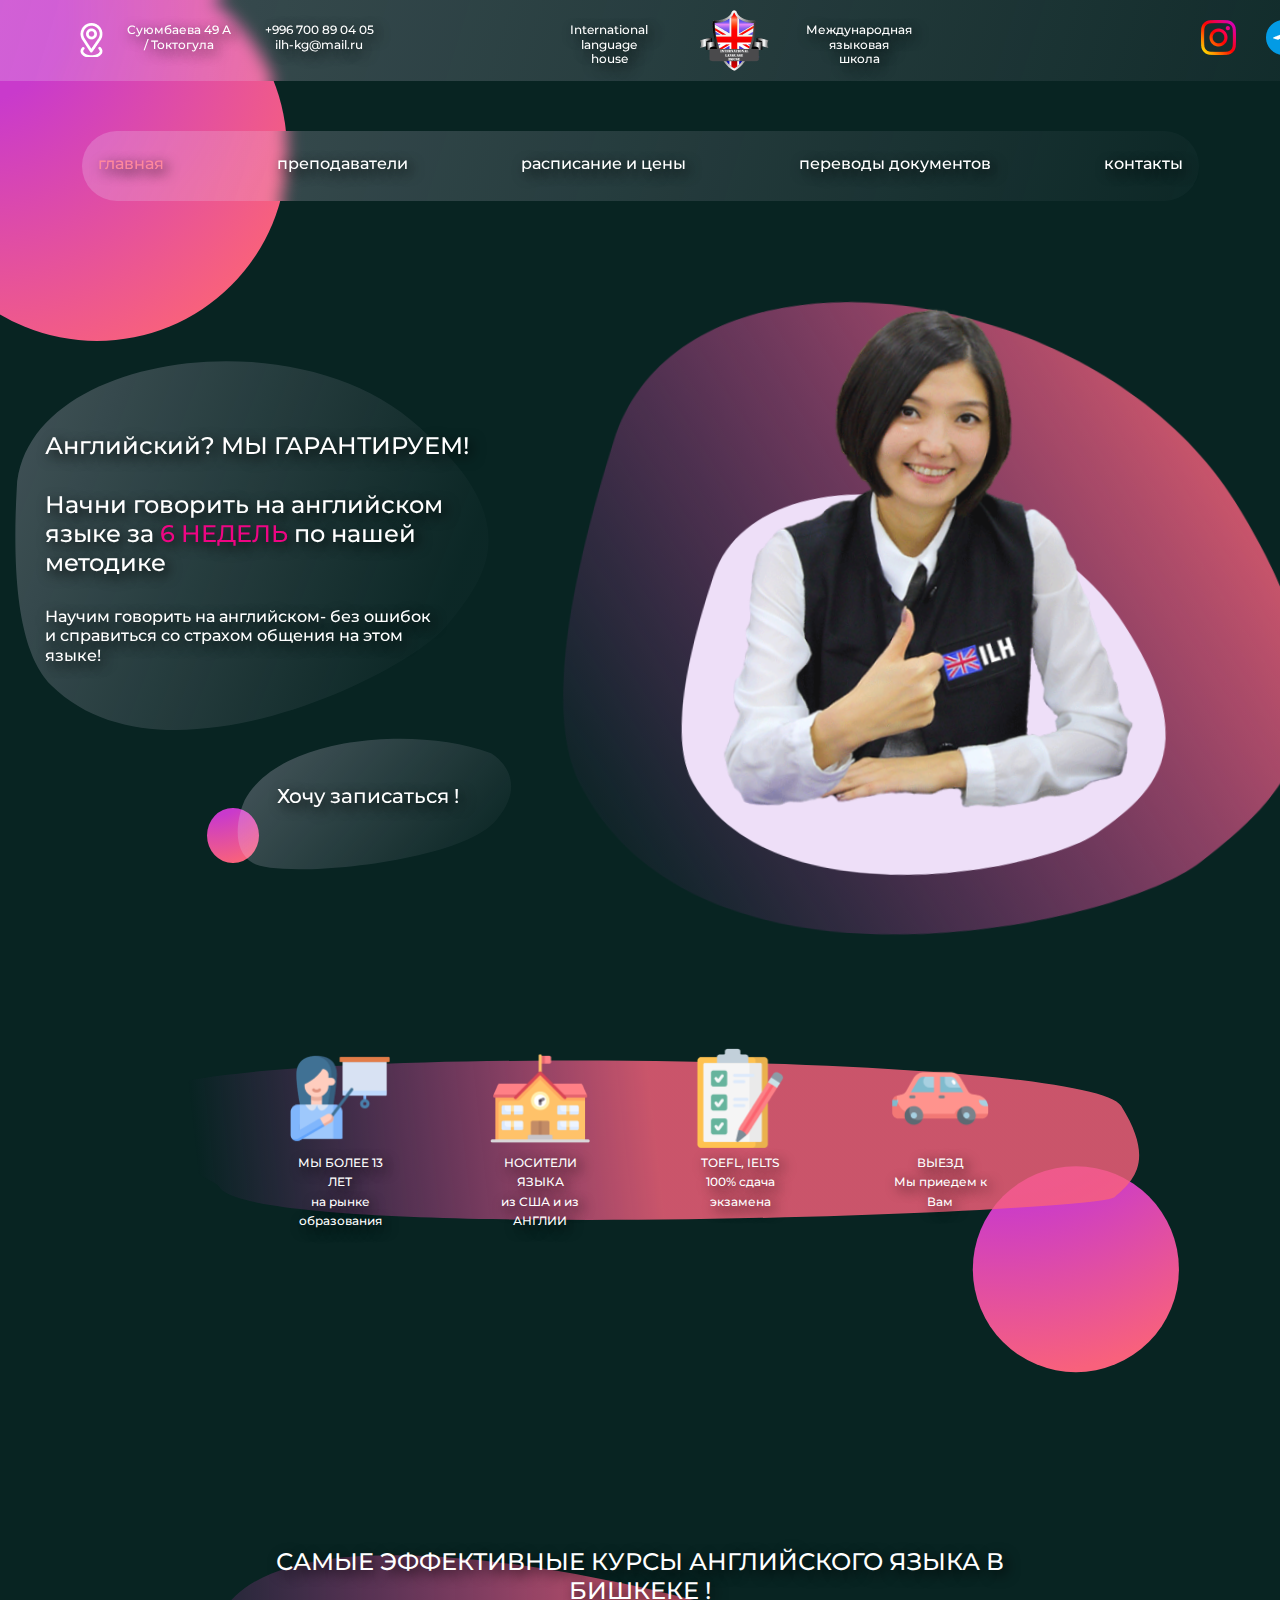
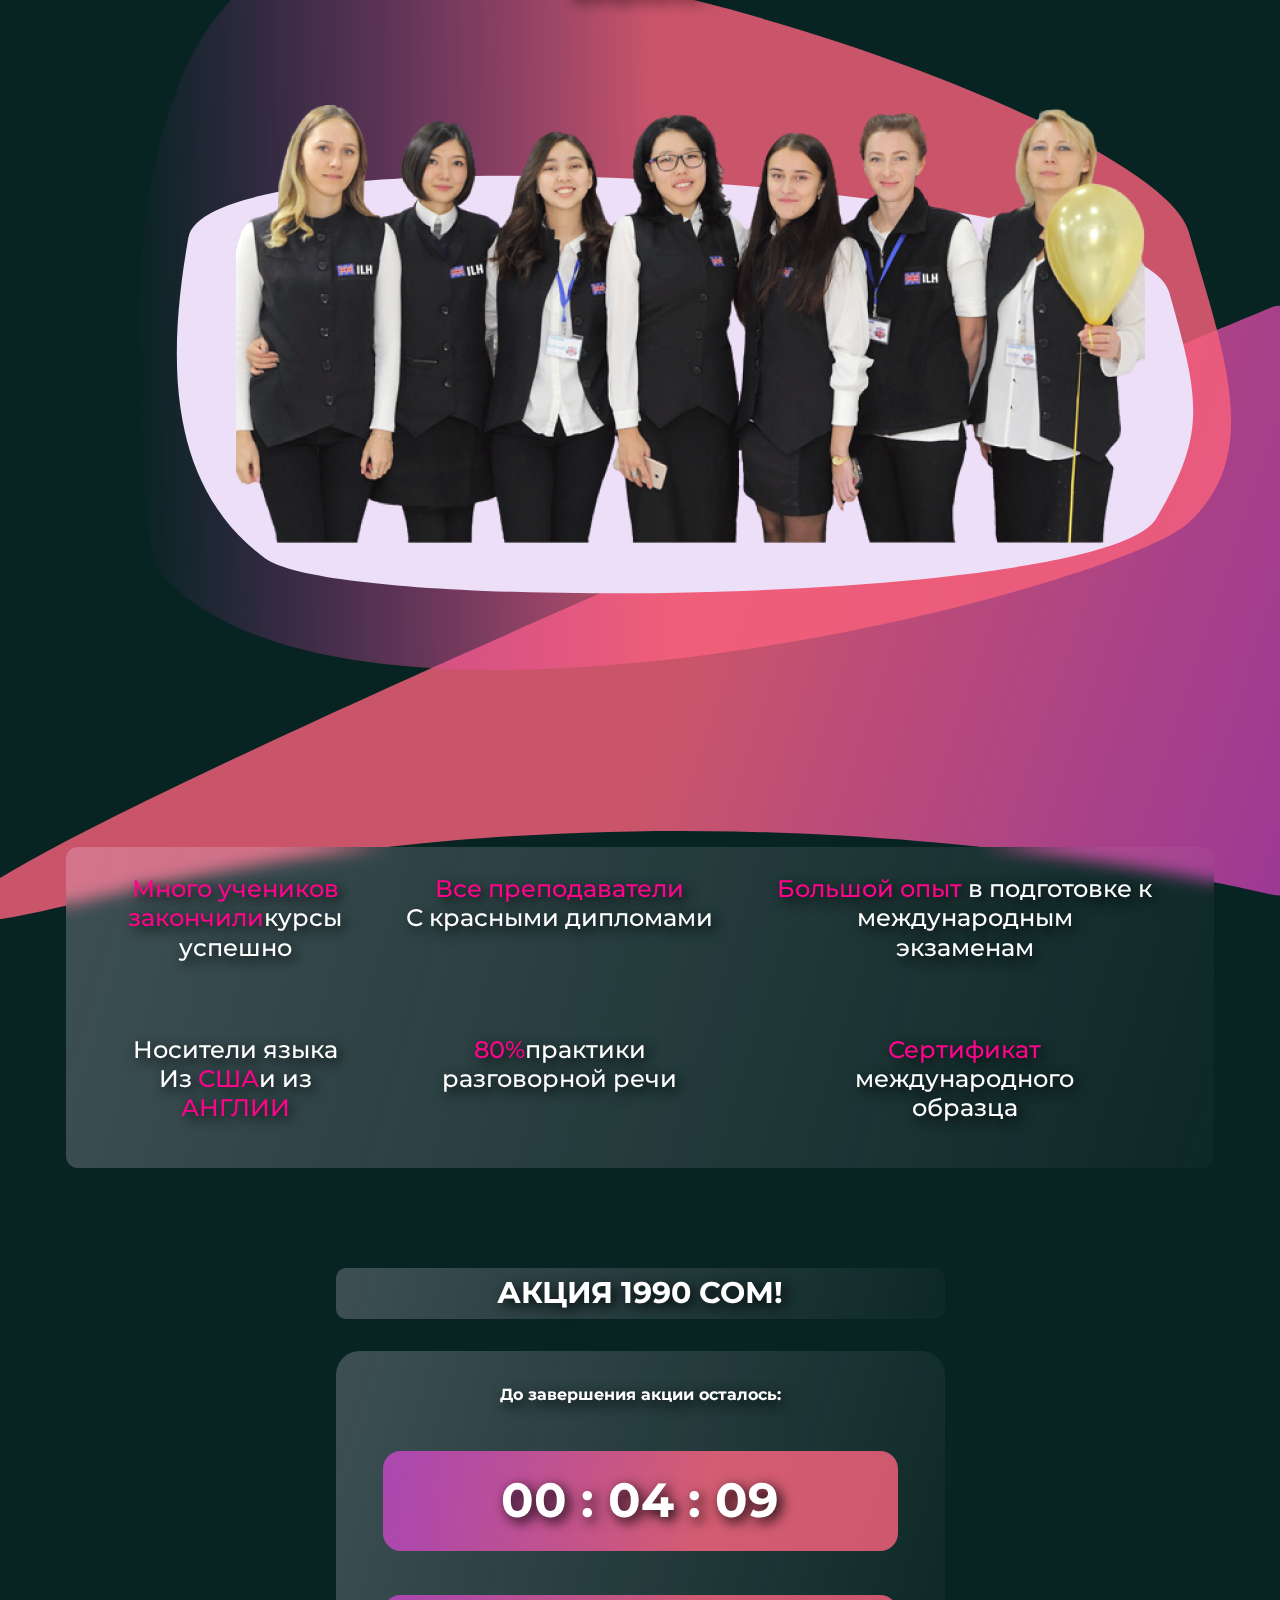
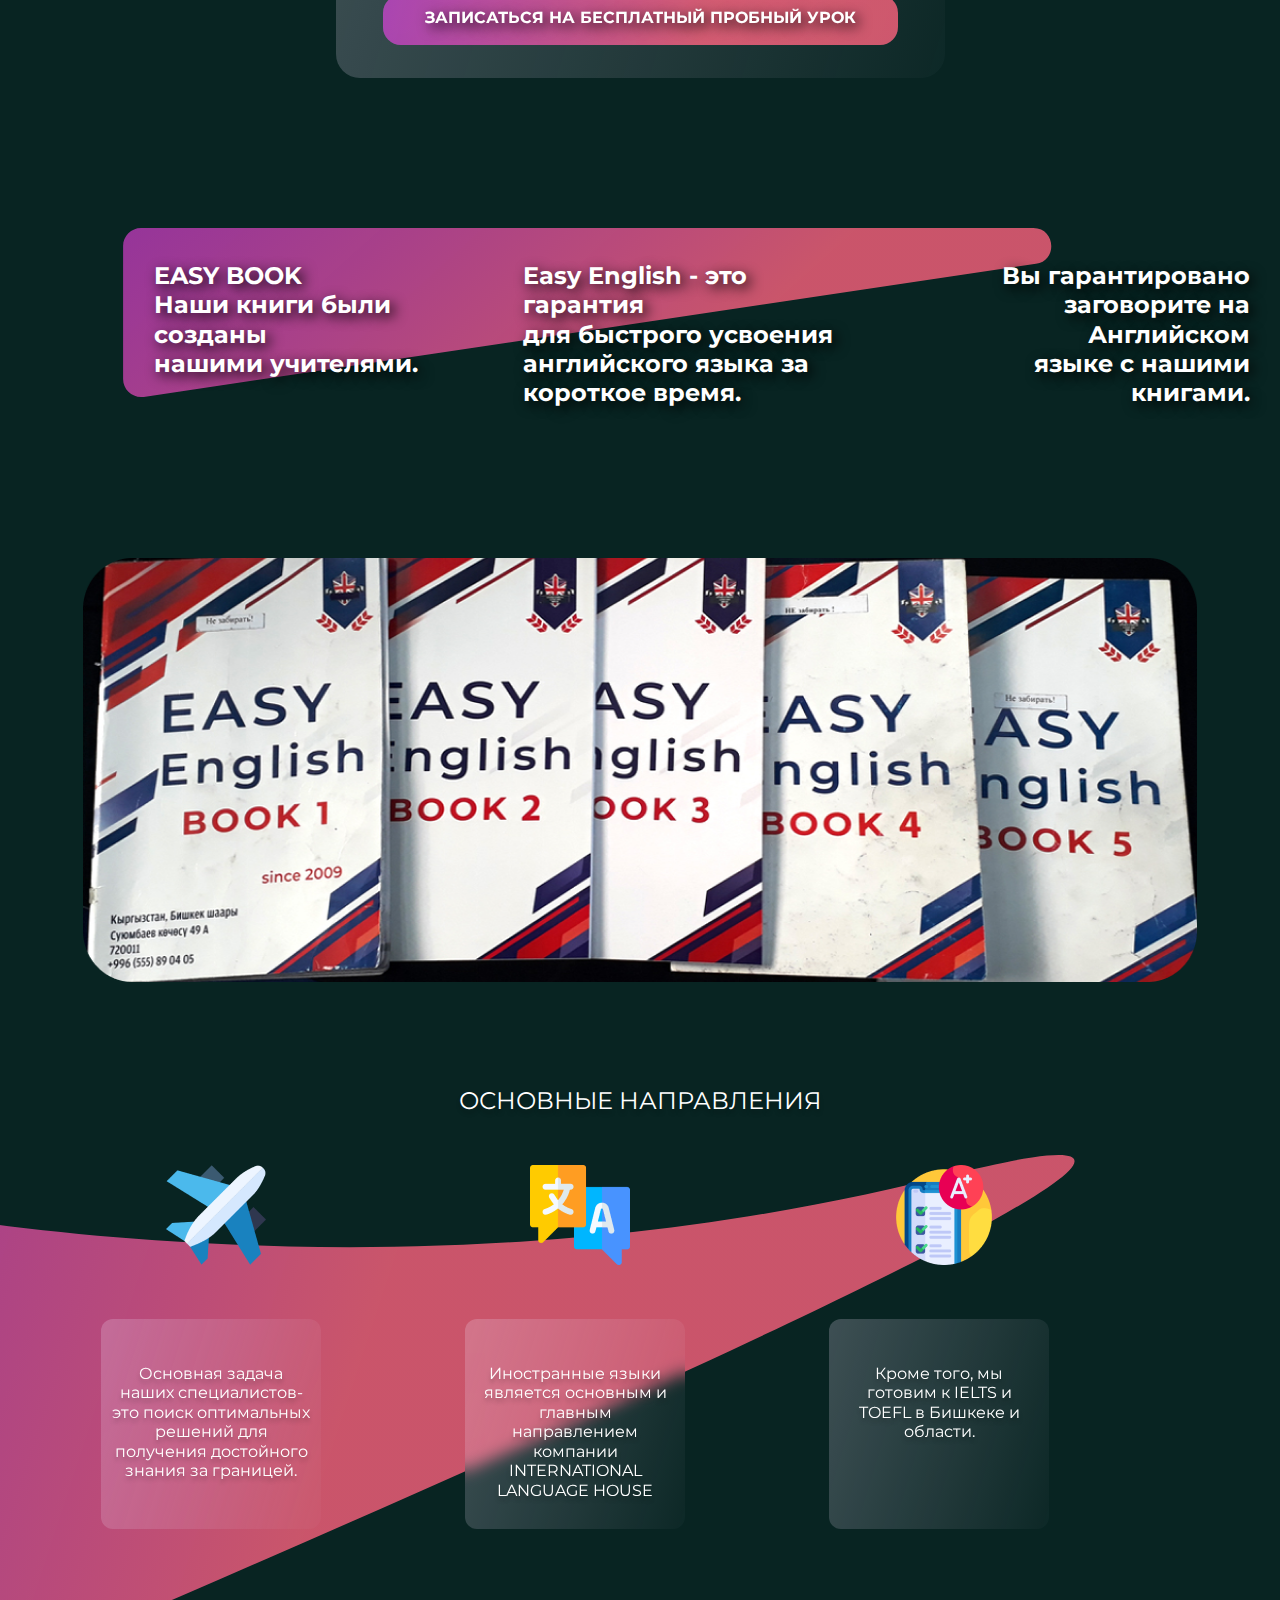
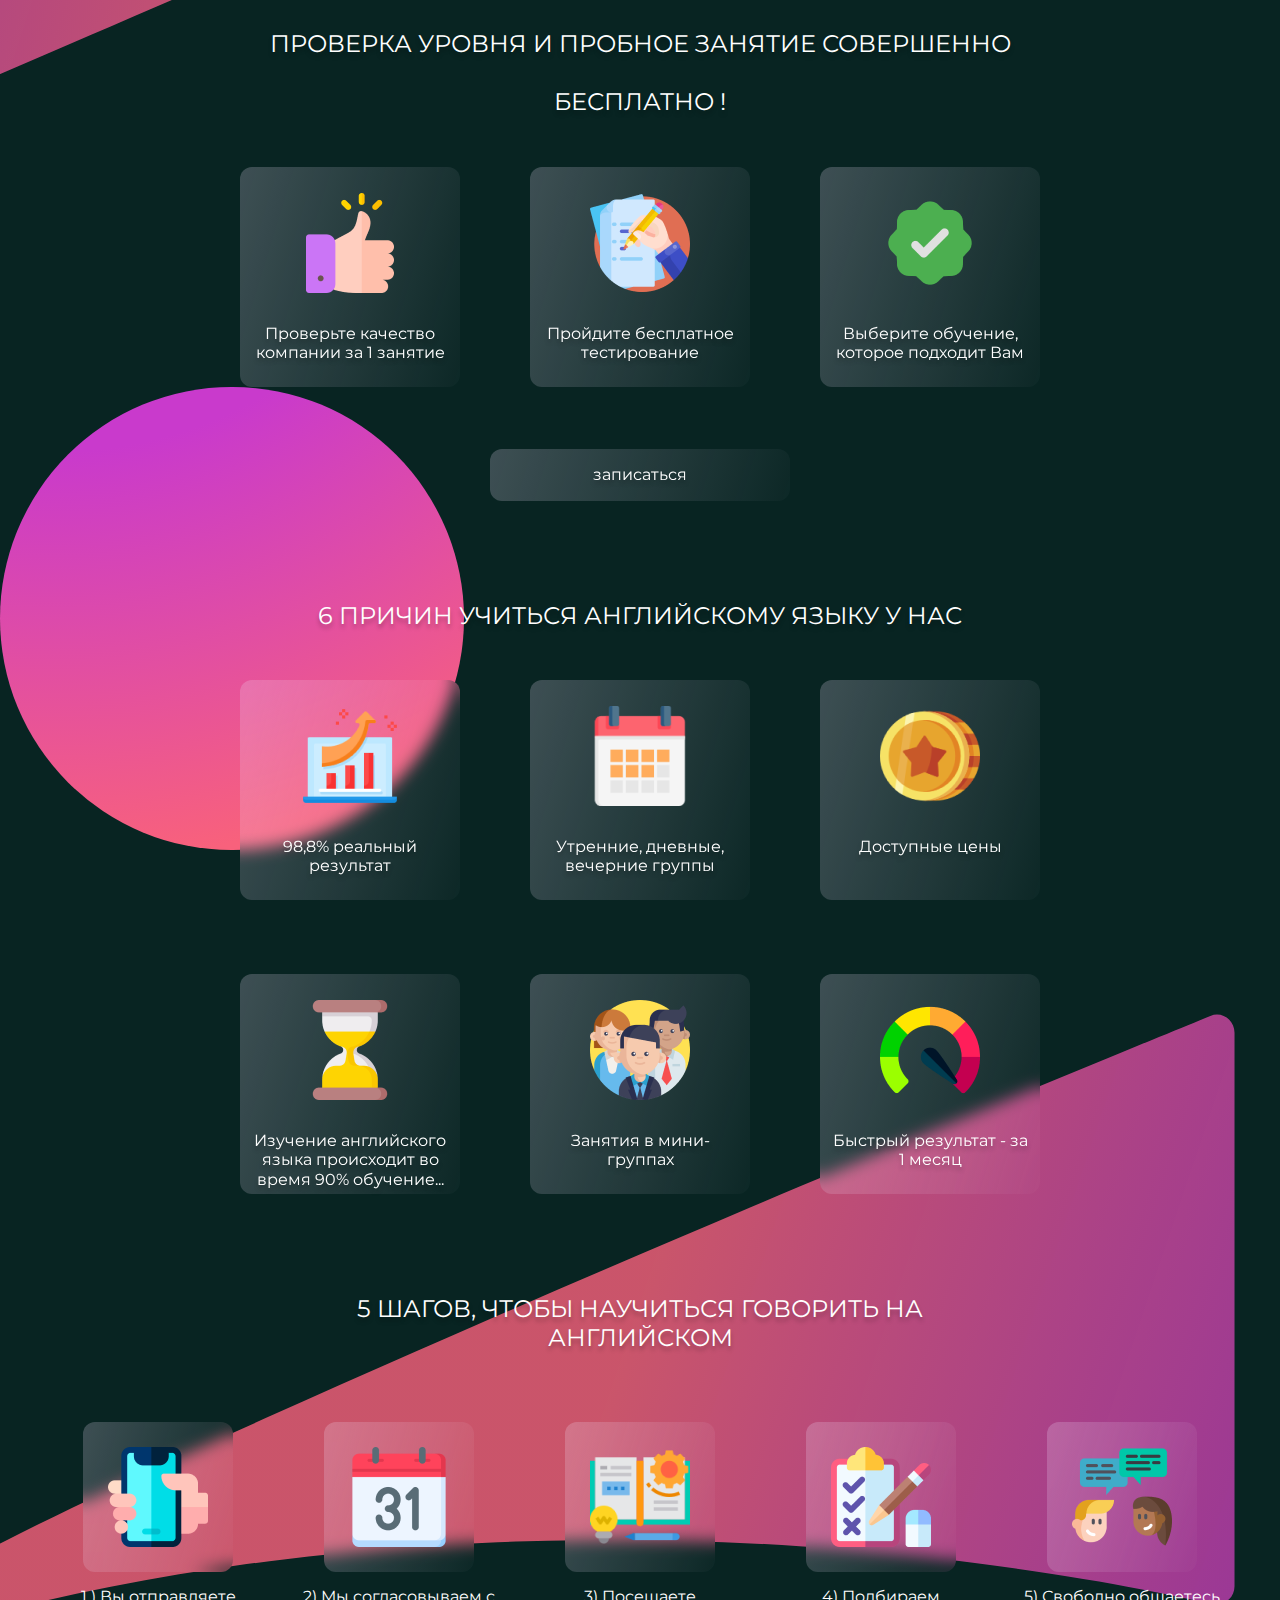
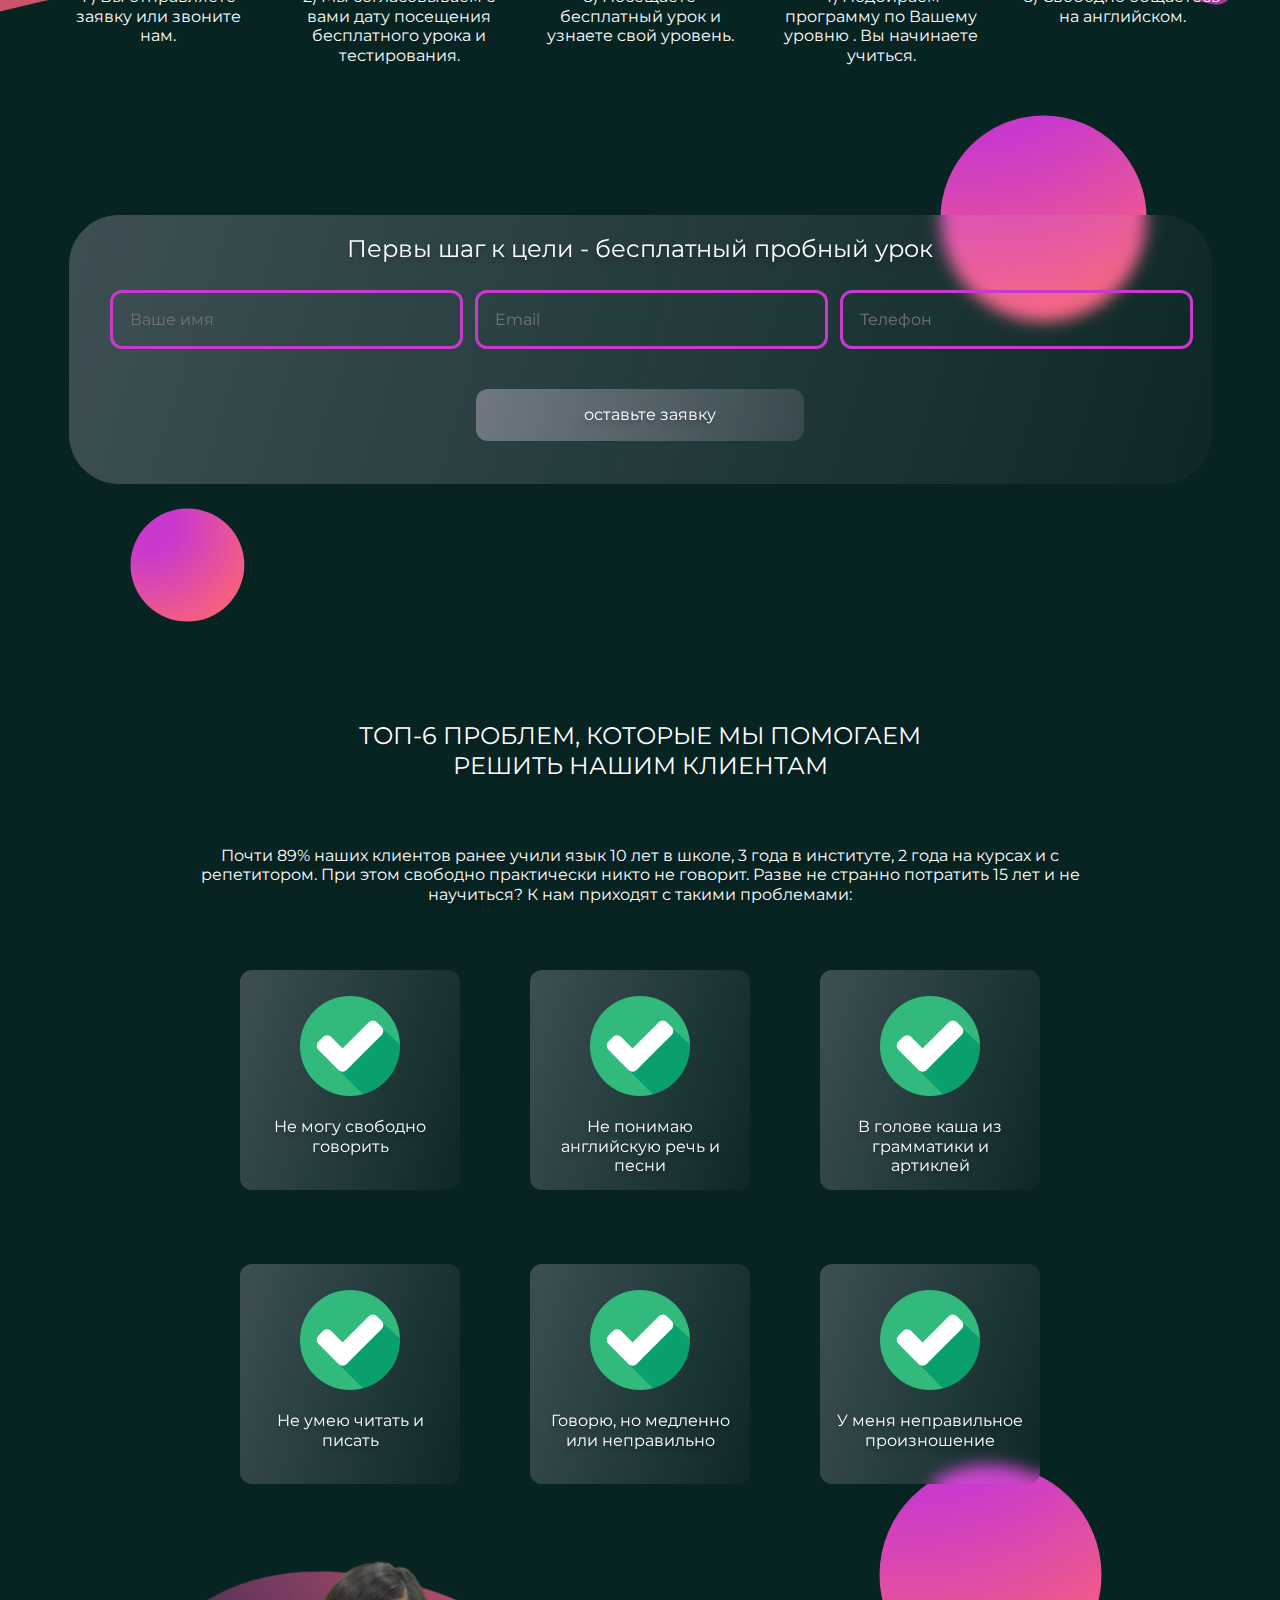
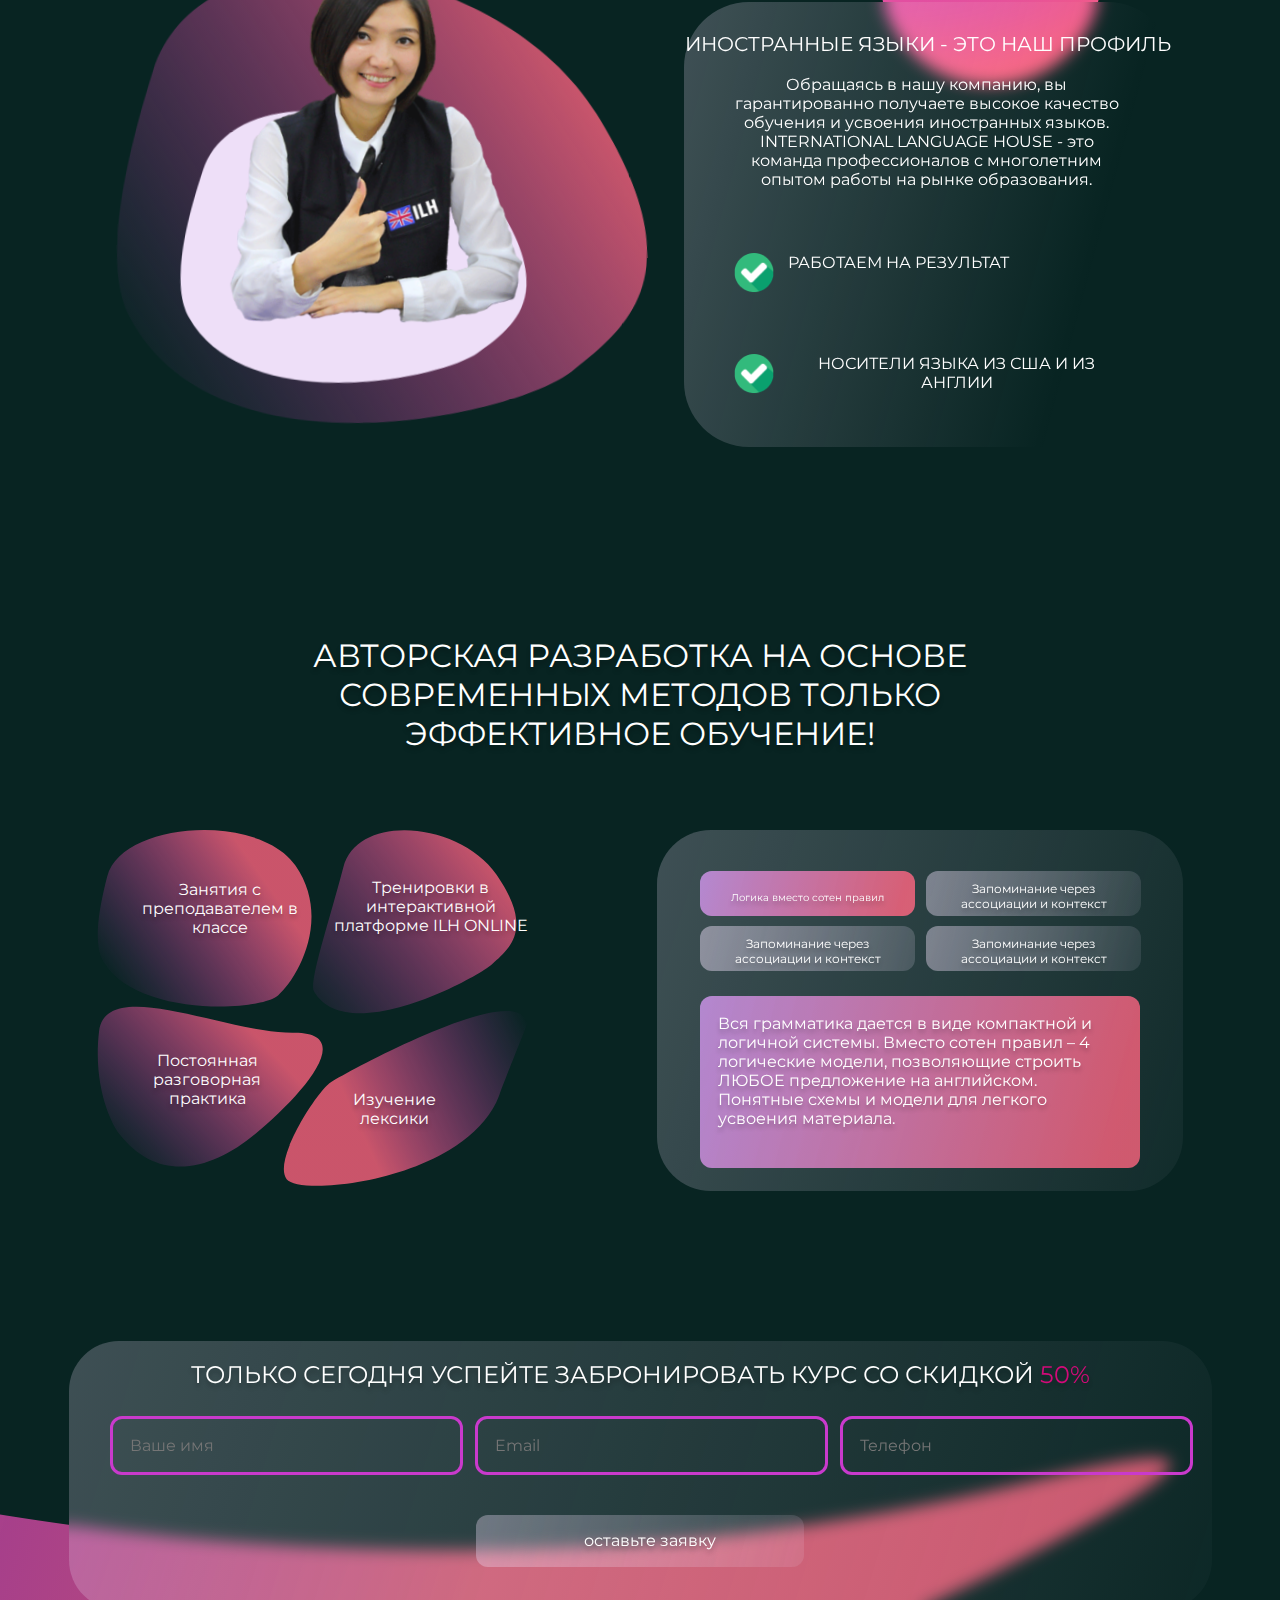
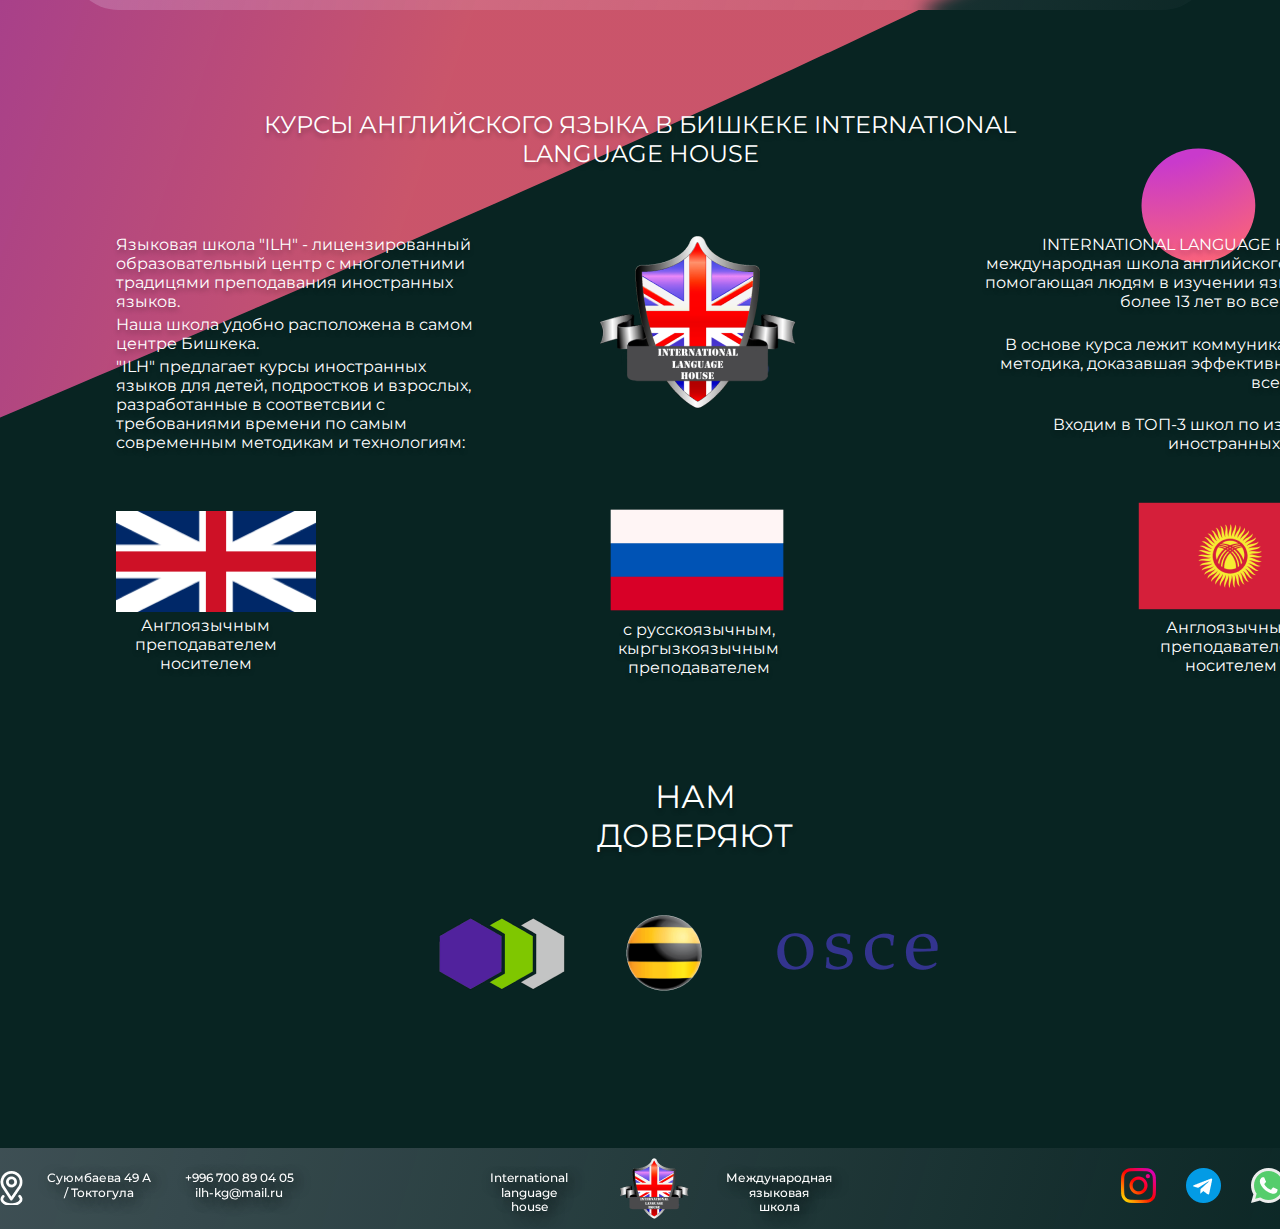
<file: index.html>
<!DOCTYPE html>
<html lang="en">

<head>
    <link rel="stylesheet" href="index.css" />
    <meta charset="UTF-8">
    <meta name="viewport" content="width=device-width, initial-scale=1.0">
    <title>Document</title>
    <link href="https://fonts.googleapis.com/css2?family=Montserrat:ital,wght@1,500&display=swap" rel="stylesheet">

    <header>
        <div id="circle">
        </div>
        <nav>
            <div>
                <img id="navigation_in_title" src="Assets/Mask group.png" width="35" height="35"
                    alt="navigation_in_title">
                <h2>Суюмбаева 49 А
                    <br>
                    / Токтогула
                </h2>
            </div>
            <div>
                <h2>+996 700 89 04 05
                    <br>
                    ilh-kg@mail.ru
                </h2>
            </div>

            <div style=" margin-left: 150px;">
                <h2>
                    International
                    <br>
                    language
                    <br>
                    house
                </h2>
                <img src="Assets/image 2.png" id="iconEngland" alt="iconEngland" width="70" height="61">
                <h2>
                    Международная
                    <br>
                    языковая
                    <br>
                    школа
                </h2>
            </div>
            <div id="social_icon">
                <img src="Assets/image 12.png" width="35" height="35" />
                <img src="Assets/image 13.png" width="35" height="35" />
                <img src="Assets/image 14.png" width="35" height="35" />
            </div>
            <div>
            </div>

        </nav>
    </header>
</head>

<body>
    <div id="canvas">
        <div id="main_menu">
            <ul>
                <li><a style=" color:rgba(255, 136, 157, 1);" href="index.html">главная</a></li>
                <li><a href="teachers.html">преподаватели</a></li>
                <li><a href="schedule_and_prices.html">расписание и цены</a></li>
                <li><a href="translate.html">переводы документов</a></li>
                <li><a href="offic.html">контакты</a></li>
            </ul>
        </div>
        <div id="main_Block">
            <div id="block_content1">
                <svg xmlns="http://www.w3.org/2000/svg" width="474" height="369" viewBox="0 0 474 369" fill="none">
                    <g filter="url(#filter0_b_0_694)">
                        <path
                            d="M1.76069 127.594C9.19347 -6.56292 273.318 -42.8654 394.996 58.2557C516.675 159.377 470.713 217.006 431.46 265.052C392.207 313.099 147.67 433.846 36.4608 324.388C17.7873 306.008 -5.67208 261.75 1.76069 127.594Z"
                            fill="url(#paint0_linear_0_694)" />
                    </g>
                    <defs>
                        <filter id="filter0_b_0_694" x="-15.6504" y="-15.6968" width="505.28" height="400.63"
                            filterUnits="userSpaceOnUse" color-interpolation-filters="sRGB">
                            <feFlood flood-opacity="0" result="BackgroundImageFix" />
                            <feGaussianBlur in="BackgroundImageFix" stdDeviation="8" />
                            <feComposite in2="SourceAlpha" operator="in" result="effect1_backgroundBlur_0_694" />
                            <feBlend mode="normal" in="SourceGraphic" in2="effect1_backgroundBlur_0_694"
                                result="shape" />
                        </filter>
                        <linearGradient id="paint0_linear_0_694" x1="-69.4478" y1="62.2204" x2="446.731" y2="264.212"
                            gradientUnits="userSpaceOnUse">
                            <stop stop-color="#EEDFF8" stop-opacity="0.27" />
                            <stop offset="0.960432" stop-color="#EEDFF8" stop-opacity="0.02" />
                        </linearGradient>
                    </defs>
                </svg>
                <div id="text_content_block1">
                    <h1>Английский? МЫ ГАРАНТИРУЕМ!
                        <p></p>
                        </br> Начни говорить на английском
                        </br> языке за <span style="color: rgba(255, 3, 139, 0.9292);">6 НЕДЕЛЬ</span> по нашей
                        <br>методике
                    </h1>
                    <br>
                    <h3>Научим говорить на английском- без ошибок <br> и
                        справиться со страхом общения на этом <br> языке!</h3>
                </div>

            </div>
            <div id="block_content3">
                <svg xmlns="http://www.w3.org/2000/svg" width="746" height="633" viewBox="0 0 746 633" fill="none">
                    <g filter="url(#filter0_b_0_691)">
                        <path
                            d="M39.4742 151.708C98.2789 -72.5206 514.464 -34.9772 664.509 181.731C814.555 398.439 723.983 478.734 647.045 545.327C570.106 611.92 153.964 724.611 22.8542 497.717C0.839205 459.619 -19.3306 375.937 39.4742 151.708Z"
                            fill="url(#paint0_linear_0_691)" />
                    </g>
                    <defs>
                        <filter id="filter0_b_0_691" x="-15.1577" y="-15.5977" width="776.514" height="664.471"
                            filterUnits="userSpaceOnUse" color-interpolation-filters="sRGB">
                            <feFlood flood-opacity="0" result="BackgroundImageFix" />
                            <feGaussianBlur in="BackgroundImageFix" stdDeviation="8" />
                            <feComposite in2="SourceAlpha" operator="in" result="effect1_backgroundBlur_0_691" />
                            <feBlend mode="normal" in="SourceGraphic" in2="effect1_backgroundBlur_0_691"
                                result="shape" />
                        </filter>
                        <linearGradient id="paint0_linear_0_691" x1="628.085" y1="116.483" x2="16.4223" y2="550.5"
                            gradientUnits="userSpaceOnUse">
                            <stop stop-color="#F8617C" stop-opacity="0.81" />
                            <stop offset="1" stop-color="#C93ACC" stop-opacity="0" />
                        </linearGradient>
                    </defs>
                </svg>
                <svg xmlns="http://www.w3.org/2000/svg" style="position: absolute;margin-left:120px;margin-top:130px"
                    width="486" height="380" viewBox="0 0 488 382" fill="none">
                    <g filter="url(#filter0_b_0_692)">
                        <path
                            d="M25.2051 91.2213C63.0893 -43.6829 335.229 -20.0415 433.846 110.85C532.462 241.741 473.456 289.878 423.329 329.795C373.201 369.713 101.461 436.555 15.1971 299.576C0.712373 276.576 -12.679 226.126 25.2051 91.2213Z"
                            fill="#EEDFF8" />
                    </g>
                    <defs>
                        <filter id="filter0_b_0_692" x="-15.4575" y="-15.2949" width="518.646" height="412.999"
                            filterUnits="userSpaceOnUse" color-interpolation-filters="sRGB">
                            <feFlood flood-opacity="0" result="BackgroundImageFix" />
                            <feGaussianBlur in="BackgroundImageFix" stdDeviation="8" />
                            <feComposite in2="SourceAlpha" operator="in" result="effect1_backgroundBlur_0_692" />
                            <feBlend mode="normal" in="SourceGraphic" in2="effect1_backgroundBlur_0_692"
                                result="shape" />
                        </filter>
                    </defs>
                </svg>
                <img src="Assets/image 22.png" width="424" height="515" alt="teacher" />
            </div>
            <div id="block_content2">
                <div id="litle_circle">
                </div>
                <svg xmlns="http://www.w3.org/2000/svg" width="275" height="132" viewBox="0 0 275 132" fill="none">
                    <g filter="url(#filter0_b_0_696)">
                        <path
                            d="M5.59668 67.2541C5.67724 67.0374 5.75501 66.8503 5.84788 66.6386C35.9125 -1.90092 177.814 -12.5183 252.555 14.6985C253.533 15.0546 254.434 15.4732 255.301 16.0485C262.079 20.5453 291.8 43.5089 259.202 82.1698C222.67 125.496 42.6571 141.169 15.9543 125.061C-9.43489 109.745 4.1943 71.0265 5.59668 67.2541Z"
                            fill="url(#paint0_linear_0_696)" />
                    </g>
                    <defs>
                        <filter id="filter0_b_0_696" x="-15.3076" y="-15.1641" width="305.499" height="162.417"
                            filterUnits="userSpaceOnUse" color-interpolation-filters="sRGB">
                            <feFlood flood-opacity="0" result="BackgroundImageFix" />
                            <feGaussianBlur in="BackgroundImageFix" stdDeviation="8" />
                            <feComposite in2="SourceAlpha" operator="in" result="effect1_backgroundBlur_0_696" />
                            <feBlend mode="normal" in="SourceGraphic" in2="effect1_backgroundBlur_0_696"
                                result="shape" />
                        </filter>
                        <linearGradient id="paint0_linear_0_696" x1="-38.3735" y1="57.2035" x2="145.743" y2="222.665"
                            gradientUnits="userSpaceOnUse">
                            <stop stop-color="#EEDFF8" stop-opacity="0.27" />
                            <stop offset="0.960432" stop-color="#EEDFF8" stop-opacity="0.04" />
                        </linearGradient>
                    </defs>
                </svg>
                <h2>Хочу записаться !</h2>
            </div>
        </div>
        <div id="div_block4">
            <svg style="position: absolute;position: absolute;justify-content: center; margin-left: -500px;width: 1000px;"
                xmlns="http://www.w3.org/2000/svg" width="1152" height="185" viewBox="0 0 1152 185" fill="none">
                <g filter="url(#filter0_b_0_677)">
                    <path
                        d="M2.20335 44.3867C19.9345 -20.1424 1090.49 -10.9317 1130.21 52.5304C1169.92 115.992 1144.47 138.731 1122.86 157.58C1101.25 176.429 125.498 211.811 91.0545 145.504C85.2711 134.37 -15.5278 108.916 2.20335 44.3867Z"
                        fill="url(#paint0_linear_0_677)" />
                </g>
                <defs>
                    <filter id="filter0_b_0_677" x="-15.8857" y="-15.7578" width="1182.92" height="215.798"
                        filterUnits="userSpaceOnUse" color-interpolation-filters="sRGB">
                        <feFlood flood-opacity="0" result="BackgroundImageFix" />
                        <feGaussianBlur in="BackgroundImageFix" stdDeviation="8" />
                        <feComposite in2="SourceAlpha" operator="in" result="effect1_backgroundBlur_0_677" />
                        <feBlend mode="normal" in="SourceGraphic" in2="effect1_backgroundBlur_0_677" result="shape" />
                    </filter>
                    <linearGradient id="paint0_linear_0_677" x1="590.419" y1="56.5679" x2="64.3" y2="115.006"
                        gradientUnits="userSpaceOnUse">
                        <stop stop-color="#F8617C" stop-opacity="0.81" />
                        <stop offset="1" stop-color="#C93ACC" stop-opacity="0" />
                    </linearGradient>
                </defs>
            </svg>
            <div id="block_4_grid">

                <img src="Assets/image 5.png" width="100" height="100" alt="teacher">
                <img src="Assets/image 6.png" width="100" height="100" alt="instityt">
                <img src="Assets/image 7.png" width="100" height="100" alt="todoList">
                <img src="Assets/image 8.png" width="100" height="100" alt="car">
                <p>МЫ БОЛЕЕ 13 ЛЕТ<br>
                    на рынке <br>образования</p>

                <p>НОСИТЕЛИ <br>ЯЗЫКА<br>
                    из США и из<br> АНГЛИИ</p>

                <p>TOEFL, IELTS<br>
                    100% сдача экзамена</p>

                <p>ВЫЕЗД<br>
                    Мы приедем к<br>
                    Вам</p>
            </div>
            <div id="circle2">
                <svg xmlns="http://www.w3.org/2000/svg" width="207" height="207" viewBox="0 0 207 207" fill="none">
                    <ellipse cx="103.87" cy="103.179" rx="103.057" ry="103" fill="url(#paint0_radial_0_414)" />
                    <defs>
                        <radialGradient id="paint0_radial_0_414" cx="0" cy="0" r="1" gradientUnits="userSpaceOnUse"
                            gradientTransform="translate(25.0622 -160.044) rotate(67.4318) scale(371.731 367.136)">
                            <stop offset="0.508138" stop-color="#C93ACC" />
                            <stop offset="1" stop-color="#F8617C" />
                        </radialGradient>
                    </defs>
                </svg>
            </div>
        </div>
        
        <div>
            <div id="block5">
                <div>
                    <h1>САМЫЕ ЭФФЕКТИВНЫЕ КУРСЫ АНГЛИЙСКОГО ЯЗЫКА В <br>БИШКЕКЕ !</h1>
                    <svg style="z-index:-2; margin-top: -50px;" xmlns="http://www.w3.org/2000/svg" width="1096" height="715"
                        viewBox="0 0 1096 715" fill="none">
                        <g filter="url(#filter0_b_0_672)">
                            <path
                                d="M99.7639 40.6199C245.162 -98.3647 1017.48 155.33 1052.65 276.551C1087.83 397.771 1127.27 499.612 1052.65 567.788C978.035 635.964 206.713 832.918 22.4318 615.502C8.10321 598.597 -45.6344 179.605 99.7639 40.6199Z"
                                fill="url(#paint0_linear_0_672)" />
                        </g>
                        <defs>
                            <filter id="filter0_b_0_672" x="-15.1396" y="-15.8728" width="1126.22" height="746.791"
                                filterUnits="userSpaceOnUse" color-interpolation-filters="sRGB">
                                <feFlood flood-opacity="0" result="BackgroundImageFix" />
                                <feGaussianBlur in="BackgroundImageFix" stdDeviation="8" />
                                <feComposite in2="SourceAlpha" operator="in" result="effect1_backgroundBlur_0_672" />
                                <feBlend mode="normal" in="SourceGraphic" in2="effect1_backgroundBlur_0_672"
                                    result="shape" />
                            </filter>
                            <linearGradient id="paint0_linear_0_672" x1="527.778" y1="407.268" x2="-4.98838"
                                y2="418.165" gradientUnits="userSpaceOnUse">
                                <stop stop-color="#F8617C" stop-opacity="0.81" />
                                <stop offset="1" stop-color="#C93ACC" stop-opacity="0" />
                            </linearGradient>
                        </defs>
                    </svg>
                    <svg style="z-index:-1;margin-top: 170px;margin-left: 40px;" xmlns="http://www.w3.org/2000/svg"
                        width="1018" height="419" viewBox="0 0 1018 419" fill="none">
                        <g filter="url(#filter0_b_0_673)">
                            <path
                                d="M12.3216 62.8577C32.2361 -51.5429 961.779 7.65585 992.925 116.574C1024.07 225.492 1030.67 258.388 980.19 343.622C929.713 428.856 165.417 439.868 88.9109 383.213C-12.3435 308.231 -7.59288 177.258 12.3216 62.8577Z"
                                fill="#EEDFF8" />
                        </g>
                        <defs>
                            <filter id="filter0_b_0_673" x="-15.1753" y="-15.1541" width="1048.39" height="449.477"
                                filterUnits="userSpaceOnUse" color-interpolation-filters="sRGB">
                                <feFlood flood-opacity="0" result="BackgroundImageFix" />
                                <feGaussianBlur in="BackgroundImageFix" stdDeviation="8" />
                                <feComposite in2="SourceAlpha" operator="in" result="effect1_backgroundBlur_0_673" />
                                <feBlend mode="normal" in="SourceGraphic" in2="effect1_backgroundBlur_0_673"
                                    result="shape" />
                            </filter>
                        </defs>
                    </svg>
                    <img src="Assets/image 15.png" width='909px' height="438px">
                    <svg id="arc" xmlns="http://www.w3.org/2000/svg" width="1332" height="618" viewBox="0 0 1332 618"
                        fill="none">
                        <g filter="url(#filter0_b_0_421)">
                            <path
                                d="M1331.59 572.148C1331.59 584.002 1320.61 592.807 1309.08 590.083C1196.57 563.521 678.527 456.869 121.046 595.667C-466.547 741.962 1092.5 91.2661 1307.38 2.04014C1319.22 -2.87667 1331.59 6.09568 1331.59 18.917L1331.59 572.148Z"
                                fill="url(#paint0_linear_0_421)" />
                        </g>
                        <defs>
                            <filter id="filter0_b_0_421" x="-26.4819" y="-15.3271" width="1374.07" height="648.332"
                                filterUnits="userSpaceOnUse" color-interpolation-filters="sRGB">
                                <feFlood flood-opacity="0" result="BackgroundImageFix" />
                                <feGaussianBlur in="BackgroundImageFix" stdDeviation="8" />
                                <feComposite in2="SourceAlpha" operator="in" result="effect1_backgroundBlur_0_421" />
                                <feBlend mode="normal" in="SourceGraphic" in2="effect1_backgroundBlur_0_421"
                                    result="shape" />
                            </filter>
                            <linearGradient id="paint0_linear_0_421" x1="1348.26" y1="933.174" x2="580.476" y2="678.053"
                                gradientUnits="userSpaceOnUse">
                                <stop stop-color="#C93ACC" stop-opacity="0.72" />
                                <stop offset="0.960432" stop-color="#F8617C" stop-opacity="0.81" />
                            </linearGradient>
                        </defs>
                    </svg>
                </div>

            </div>
        </div>
        <div id="block6">
            <h1>Много учеников<br>
                закончили<span>курсы <br> успешно</span></h1>
            <h1>
                Все преподаватели<br>
                <span> С красными дипломами</span>
            </h1>
            <h1>
                Большой опыт
                <span> в подготовке к <br>международным <br> экзаменам </span>
            </h1>
            <h1>
                <span> Носители языка
                    <br> Из </span> США<span>и из</span> <br> АНГЛИИ
            </h1>
            <h1>80%<span>практики<br>
                    разговорной речи</span>

            </h1>
            <h1>
                Сертификат
                <br>
                <span> международного<br> образца</span>

            </h1>
        </div>
        <div id="block7">
            <div id="block7_action">
                <h2>АКЦИЯ 1990 СОМ!</h2>
            </div>
            <div id="block7_content">

                <br>
                <h1>До завершения акции осталось:</h1>
                <div id="time">
                    <h1>00 : 04 : 09</h1>
                </div>
                <div id="block7_firstlesson">
                    <h2>ЗАПИСАТЬСЯ НА БЕСПЛАТНЫЙ ПРОБНЫЙ УРОК</h2>
                </div>
            </div>
        </div>

        <div id="block8">
            <div>
                <svg  xmlns="http://www.w3.org/2000/svg" width="929" height="170" viewBox="0 0 929 170" fill="none">
                    <g filter="url(#filter0_b_0_650)">
                        <path
                            d="M0.0986328 18C0.0986328 8.05887 8.15751 5.30125e-08 18.0986 1.18407e-07L910.281 5.98732e-06C932.566 6.13391e-06 934.978 32.5143 912.937 35.8029L20.7549 168.918C9.87633 170.541 0.0986328 162.114 0.0986328 151.115L0.0986328 18Z"
                            fill="url(#paint0_linear_0_650)" />
                    </g>
                    <defs>
                        <filter id="filter0_b_0_650" x="-15.9014" y="-16" width="960.187" height="201.119"
                            filterUnits="userSpaceOnUse" color-interpolation-filters="sRGB">
                            <feFlood flood-opacity="0" result="BackgroundImageFix" />
                            <feGaussianBlur in="BackgroundImageFix" stdDeviation="8" />
                            <feComposite in2="SourceAlpha" operator="in" result="effect1_backgroundBlur_0_650" />
                            <feBlend mode="normal" in="SourceGraphic" in2="effect1_backgroundBlur_0_650"
                                result="shape" />
                        </filter>
                        <linearGradient id="paint0_linear_0_650" x1="-9.36825" y1="-31.0309" x2="354.156" y2="372.69"
                            gradientUnits="userSpaceOnUse">
                            <stop stop-color="#C93ACC" stop-opacity="0.72" />
                            <stop offset="0.960432" stop-color="#F8617C" stop-opacity="0.81" />
                        </linearGradient>
                    </defs>
                </svg>
                <h2>EASY BOOK<br>
                    Наши книги были созданы <br>
                    нашими учителями.
                </h2>

                <h2>Easy English - это гарантия<br>
                    для быстрого усвоения <br>
                    английского языка за <br>
                    короткое время.
                </h2>

                <h2 style="margin-left: 45px;text-align: end;">
                    Вы гарантировано <br>
                    заговорите на Английском <br>
                    языке с нашими книгами.
                </h2>
            </div>
        </div>
        <div id="block9">
            <img src="Assets/image 17.png" alt="books" width="1114" height="424">
        </div>

        <div id="block10">
            <div>
                <h1>ОСНОВНЫЕ НАПРАВЛЕНИЯ</h1>
                <svg xmlns="http://www.w3.org/2000/svg" width="1235" height="624" viewBox="0 0 1235 624" fill="none">
                    <g filter="url(#filter0_b_0_419)">
                        <path
                            d="M-106.596 45.1728C-106.596 33.2963 -95.5748 24.4862 -84.0232 27.2452C28.5591 54.135 546.139 161.902 1103.11 21.5809C1690.22 -126.335 132.7 531.474 -82.3243 621.824C-94.1744 626.803 -106.596 617.823 -106.596 604.969L-106.596 45.1728Z"
                            fill="url(#paint0_linear_0_419)" />
                    </g>
                    <defs>
                        <filter id="filter0_b_0_419" x="-122.596" y="-15.9956" width="1373.14" height="655.215"
                            filterUnits="userSpaceOnUse" color-interpolation-filters="sRGB">
                            <feFlood flood-opacity="0" result="BackgroundImageFix" />
                            <feGaussianBlur in="BackgroundImageFix" stdDeviation="8" />
                            <feComposite in2="SourceAlpha" operator="in" result="effect1_backgroundBlur_0_419" />
                            <feBlend mode="normal" in="SourceGraphic" in2="effect1_backgroundBlur_0_419"
                                result="shape" />
                        </filter>
                        <linearGradient id="paint0_linear_0_419" x1="-123.251" y1="-319.706" x2="645.785" y2="-67.1739"
                            gradientUnits="userSpaceOnUse">
                            <stop stop-color="#C93ACC" stop-opacity="0.72" />
                            <stop offset="0.960432" stop-color="#F8617C" stop-opacity="0.81" />
                        </linearGradient>
                    </defs>
                </svg>
                <div id="block10_content">
                   
                    <img src="Assets/image 31.png" height="100" width="100">
                    <img src="Assets/image 32.png" height="100" width="100">
                    <img src="Assets/image 33.png" height="100" width="100">
                    
                    <div>
                        <p>Основная задача наших специалистов- это поиск оптимальных решений для получения достойного
                            знания за границей.</p>
                    </div>
                    <div>
                        <p>
                            Иностранные языки является основным и главным направлением компании INTERNATIONAL LANGUAGE
                            HOUSE
                        </p>
                    </div>
                    <div>
                        <p> Кроме того, мы готовим к IELTS и TOEFL в Бишкеке и области.</p>
                    </div>
                </div>


            </div>
        </div>

        <div id="block11">
            <h3>ПРОВЕРКА УРОВНЯ И ПРОБНОЕ ЗАНЯТИЕ СОВЕРШЕННО 
            <br>
              <p></p>
              <br>
                БЕСПЛАТНО !</h3>

            <div id="block11_content">
                <div>
                    <img src="Assets/image 29.png" height="100px" width="100px">
                    <p>Проверьте качество компании за 1 занятие</p>
                </div>
                <div>
                    <img src="Assets/image 30.png" height="100px" width="100px">
                    <p>Пройдите бесплатное тестирование</p>
                </div>
                <div>
                    <img src="Assets/image 34.png" height="100px" width="100px">
                    <p>Выберите обучение, которое подходит Вам</p>
                </div>
            </div>
            <div id="circle3">

            </div>
            <div id="block11_content_write">
                <p>записаться</p>
            </div>
        </div>
       
        <div id="block11">
            <h3>6 ПРИЧИН УЧИТЬСЯ АНГЛИЙСКОМУ ЯЗЫКУ У НАС</h3>

            <div id="block11_content">
                <div>
                    <img src="Assets/image 38.png" height="100px" width="100px">
                    <p>98,8% реальный результат</p>
                </div>
                <div>
                    <img src="Assets/image 35.png" height="100px" width="100px">
                    <p>Утренние, дневные, вечерние группы </p>
                </div>
                <div>
                    <img src="Assets/image 39.png" height="100px" width="100px">
                    <p>Доступные цены</p>
                </div>

                <div>
                    <img src="Assets/image 36.png" height="100px" width="100px">
                    <p>Изучение английского языка происходит во время 90% обучение...</p>
                </div>

                <div>
                    <img src="Assets/image 37.png" height="100px" width="100px">
                    <p>Занятия в мини-группах </p>
                </div>
                <div>
                    <img src="Assets/image 40.png" height="100px" width="100px">
                    <p>Быстрый результат - за 1 месяц</p>
                </div>
            </div>
            <div >
                <svg id="element" xmlns="http://www.w3.org/2000/svg" width="1333" height="618" viewBox="0 0 1333 618" fill="none">
                    <g filter="url(#filter0_b_0_422)">
                    <path d="M1332.52 572.232C1332.52 584.06 1321.62 592.863 1310.1 590.177C1196.87 563.773 671.049 456.705 105.154 595.667C-490.948 742.046 1091.93 90.5169 1308.35 1.88663C1320.18 -2.95815 1332.52 5.99241 1332.52 18.7763L1332.52 572.232Z" fill="url(#paint0_linear_0_422)"/>
                    </g>
                    <defs>
                    <filter id="filter0_b_0_422" x="-44.2021" y="-15.4493" width="1392.73" height="648.454" filterUnits="userSpaceOnUse" color-interpolation-filters="sRGB">
                    <feFlood flood-opacity="0" result="BackgroundImageFix"/>
                    <feGaussianBlur in="BackgroundImageFix" stdDeviation="8"/>
                    <feComposite in2="SourceAlpha" operator="in" result="effect1_backgroundBlur_0_422"/>
                    <feBlend mode="normal" in="SourceGraphic" in2="effect1_backgroundBlur_0_422" result="shape"/>
                    </filter>
                    <linearGradient id="paint0_linear_0_422" x1="1349.42" y1="933.174" x2="573.13" y2="671.64" gradientUnits="userSpaceOnUse">
                    <stop stop-color="#C93ACC" stop-opacity="0.72"/>
                    <stop offset="0.960432" stop-color="#F8617C" stop-opacity="0.81"/>
                    </linearGradient>
                    </defs>
                    </svg>
            </div>
        </div>

        <div id="block11">
            <h3>5 ШАГОВ, ЧТОБЫ НАУЧИТЬСЯ ГОВОРИТЬ НА 
            <br>
            АНГЛИЙСКОМ</h3>

            <div id="block12_content">
                <div>
                    <img src="Assets/image 42.png" height="100px" width="100px">                   
                </div>
                <div>
                    <img src="Assets/image 45.png" height="100px" width="100px">
                </div>
                <div>
                    <img src="Assets/image 44.png" height="100px" width="100px">  
                </div>
                <div>
                    <img src="Assets/image 43.png" height="100px" width="100px">
                </div>
                <div>
                    <img src="Assets/image 41.png" height="100px" width="100px">  
                </div>

                <div>
                    <p> 1 ) Вы отправляете заявку или звоните нам.</p>
                </div>
                <div>
                    <p>2) Мы согласовываем с вами дату посещения бесплатного урока и тестирования.</p>
                </div>
                <div>
                    <p>3) Посещаете бесплатный урок и узнаете свой уровень.</p>
                </div>
                <div>
                    <p>4) Подбираем программу по Вашему уровню . Вы начинаете учиться.</p>
                </div>
                <div>
                    <p>5) Свободно общаетесь на английском.</p>
                </div>
            </div>
            <svg id="circle4" xmlns="http://www.w3.org/2000/svg" width="207" height="207" viewBox="0 0 207 207" fill="none">
                <ellipse cx="103.58" cy="103.453" rx="103.057" ry="103" fill="url(#paint0_radial_0_413)"/>
                <defs>
                <radialGradient id="paint0_radial_0_413" cx="0" cy="0" r="1" gradientUnits="userSpaceOnUse" gradientTransform="translate(24.7721 -159.769) rotate(67.4318) scale(371.731 367.136)">
                <stop offset="0.508138" stop-color="#C93ACC"/>
                <stop offset="1" stop-color="#F8617C"/>
                </radialGradient>
                </defs>
                </svg>
        </div>
        <div id="block13">
            <div>
                <br>
                <h4>Первы шаг к цели - бесплатный пробный урок</h4>
                <div id="block13_content">
                    <input type="text" placeholder="Ваше имя "> 
                    <input type="text" placeholder="Email">
                    <input type="text" placeholder="Телефон">
                </div>
                <div id="stay">
                    <h4>оставьте заявку</h4>
                </div>
            </div>
        </div>
        <div id="circle5">
            <svg xmlns="http://www.w3.org/2000/svg" width="115" height="114" viewBox="0 0 115 114" fill="none">
                <ellipse cx="57.4146" cy="56.9531" rx="56.8912" ry="56.5" fill="url(#paint0_radial_0_418)"/>
                <defs>
                <radialGradient id="paint0_radial_0_418" cx="0" cy="0" r="1" gradientUnits="userSpaceOnUse" gradientTransform="translate(20.3889 17.3276) rotate(49.1321) scale(110.461 110.573)">
                <stop offset="0.260417" stop-color="#C93ACC"/>
                <stop offset="1" stop-color="#F8617C"/>
                </radialGradient>
                </defs>
                </svg>
        </div>

        <div id="block14">
            <h3>ТОП-6 ПРОБЛЕМ, КОТОРЫЕ МЫ ПОМОГАЕМ <br> РЕШИТЬ НАШИМ КЛИЕНТАМ</h3>

            <p>Почти 89% наших клиентов ранее учили язык 10 лет в школе, 3 года в институте,
                 2 года на курсах и с <br> репетитором. При этом свободно практически никто не говорит. 
                 Разве не странно потратить 15 лет и не <br>  научиться? К нам приходят с такими проблемами:</p>

            <div id="block14_content">
                <div>
                    <img src="Assets/image 47.png" height="100px" width="100px">
                    <p>Не могу свободно говорить</p>
                </div>
                <div>
                    <img src="Assets/image 47.png" height="100px" width="100px">
                    <p>Не понимаю английскую  речь и песни </p>
                </div>
                <div>
                    <img src="Assets/image 47.png" height="100px" width="100px">
                    <p>В голове каша из грамматики и артиклей</p>
                </div>

                <div>
                    <img src="Assets/image 47.png" height="100px" width="100px">
                    <p>Не умею читать и писать</p>
                </div>

                <div>
                    <img src="Assets/image 47.png" height="100px" width="100px">
                    <p>Говорю, но медленно или неправильно</p>
                </div>
                <div>
                    <img src="Assets/image 47.png" height="100px" width="100px">
                    <p>У меня неправильное произношение</p>
                </div>
            </div>
        </div>
        <div id="block15">
            <svg id="circle6" xmlns="http://www.w3.org/2000/svg" width="223" height="222" viewBox="0 0 223 222" fill="none">
                <ellipse cx="111.508" cy="110.953" rx="110.984" ry="110.5" fill="url(#paint0_radial_0_416)"/>
                <defs>
                <radialGradient id="paint0_radial_0_416" cx="0" cy="0" r="1" gradientUnits="userSpaceOnUse" gradientTransform="translate(26.6374 -171.436) rotate(67.3541) scale(399.024 395.154)">
                <stop offset="0.508138" stop-color="#C93ACC"/>
                <stop offset="1" stop-color="#F8617C"/>
                </radialGradient>
                </defs>
                </svg>
            <div id="content_15">
        <div id="block_content3" style="margin-top: 0px;">
            <svg xmlns="http://www.w3.org/2000/svg" width="531" height="457" viewBox="0 0 746 633" fill="none">
                <g filter="url(#filter0_b_0_691)">
                    <path
                        d="M39.4742 151.708C98.2789 -72.5206 514.464 -34.9772 664.509 181.731C814.555 398.439 723.983 478.734 647.045 545.327C570.106 611.92 153.964 724.611 22.8542 497.717C0.839205 459.619 -19.3306 375.937 39.4742 151.708Z"
                        fill="url(#paint0_linear_0_691)" />
                </g>
                <defs>
                    <filter id="filter0_b_0_691" x="-15.1577" y="-15.5977" width="776.514" height="664.471"
                        filterUnits="userSpaceOnUse" color-interpolation-filters="sRGB">
                        <feFlood flood-opacity="0" result="BackgroundImageFix" />
                        <feGaussianBlur in="BackgroundImageFix" stdDeviation="8" />
                        <feComposite in2="SourceAlpha" operator="in" result="effect1_backgroundBlur_0_691" />
                        <feBlend mode="normal" in="SourceGraphic" in2="effect1_backgroundBlur_0_691"
                            result="shape" />
                    </filter>
                    <linearGradient id="paint0_linear_0_691" x1="628.085" y1="116.483" x2="16.4223" y2="550.5"
                        gradientUnits="userSpaceOnUse">
                        <stop stop-color="#F8617C" stop-opacity="0.81" />
                        <stop offset="1" stop-color="#C93ACC" stop-opacity="0" />
                    </linearGradient>
                </defs>
            </svg>
            <svg xmlns="http://www.w3.org/2000/svg" style="position: absolute;margin-left:65px;margin-top:100px"
                width="347" height="275" viewBox="0 0 488 382" fill="none">
                <g filter="url(#filter0_b_0_692)">
                    <path
                        d="M25.2051 91.2213C63.0893 -43.6829 335.229 -20.0415 433.846 110.85C532.462 241.741 473.456 289.878 423.329 329.795C373.201 369.713 101.461 436.555 15.1971 299.576C0.712373 276.576 -12.679 226.126 25.2051 91.2213Z"
                        fill="#EEDFF8" />
                </g>
                <defs>
                    <filter id="filter0_b_0_692" x="-15.4575" y="-15.2949" width="518.646" height="412.999"
                        filterUnits="userSpaceOnUse" color-interpolation-filters="sRGB">
                        <feFlood flood-opacity="0" result="BackgroundImageFix" />
                        <feGaussianBlur in="BackgroundImageFix" stdDeviation="8" />
                        <feComposite in2="SourceAlpha" operator="in" result="effect1_backgroundBlur_0_692" />
                        <feBlend mode="normal" in="SourceGraphic" in2="effect1_backgroundBlur_0_692"
                            result="shape" />
                    </filter>
                </defs>
            </svg>
            <img src="Assets/image 22.png" width="303" height="373" alt="teacher" style="margin-top: -110px;margin-left: 105px;" />
        </div>
    </div>
    <div id="content_15">
        <div id="content_main_15_2">
            <h2 style="text-align: center;">ИНОСТРАННЫЕ ЯЗЫКИ - ЭТО НАШ ПРОФИЛЬ</h2>
            <p>Обращаясь в нашу компанию, вы гарантированно получаете высокое качество обучения и усвоения иностранных языков. INTERNATIONAL LANGUAGE HOUSE - это команда профессионалов с многолетним опытом работы на рынке образования. </p>
            <p style="margin-left:50px;display: flex;margin-top: 64px;"><img src="Assets//image 51.png" height="40"  width="40"/> РАБОТАЕМ НА РЕЗУЛЬТАТ</p>
               <p style="margin-left:50px;display: flex;margin-top: 61px;"> <img src="Assets//image 51.png" height="40"  width="40"/> НОСИТЕЛИ ЯЗЫКА ИЗ США И ИЗ АНГЛИИ</p>
            

        </div>
    </div>
    </div>

    <div id="text_block">
       <p>АВТОРСКАЯ РАЗРАБОТКА НА ОСНОВЕ СОВРЕМЕННЫХ МЕТОДОВ ТОЛЬКО ЭФФЕКТИВНОЕ ОБУЧЕНИЕ!</p> 
    </div>

    <div id="block16">
        <div id="block16_content">
            <div id="block_colum">
                <svg xmlns="http://www.w3.org/2000/svg" width="215" height="177" viewBox="0 0 215 177" fill="none">
                    <g filter="url(#filter0_b_0_490)">
                    <path d="M10.2077 46.4C24.6299 -8.59313 161.627 -17.6483 198.427 35.5004C235.226 88.649 199.873 149.168 181.003 165.5C162.134 181.832 38.2868 186.907 6.13159 131.26C0.73232 121.917 -4.21441 101.393 10.2077 46.4Z" fill="url(#paint0_linear_0_490)"/>
                    </g>
                    <defs>
                    <filter id="filter0_b_0_490" x="-15.2671" y="-15.9465" width="245.762" height="208.484" filterUnits="userSpaceOnUse" color-interpolation-filters="sRGB">
                    <feFlood flood-opacity="0" result="BackgroundImageFix"/>
                    <feGaussianBlur in="BackgroundImageFix" stdDeviation="8"/>
                    <feComposite in2="SourceAlpha" operator="in" result="effect1_backgroundBlur_0_490"/>
                    <feBlend mode="normal" in="SourceGraphic" in2="effect1_backgroundBlur_0_490" result="shape"/>
                    </filter>
                    <linearGradient id="paint0_linear_0_490" x1="158.643" y1="37.7596" x2="8.63035" y2="144.204" gradientUnits="userSpaceOnUse">
                    <stop stop-color="#F8617C" stop-opacity="0.81"/>
                    <stop offset="1" stop-color="#C93ACC" stop-opacity="0"/>
                    </linearGradient>
                </defs>
                </svg>
                <p style="margin-top: 50px;">Занятия с преподавателем в классе</p>
            </div>
            <div>
                <svg xmlns="http://www.w3.org/2000/svg" style="margin-left: -30px;" width="204" height="184" viewBox="0 0 204 184" fill="none">
                    <g filter="url(#filter0_b_0_491)">
                    <path d="M30.2839 37.3974C44.7061 -17.5958 146.777 -8.38811 183.577 44.7606C220.376 97.9092 198.163 117.602 179.293 133.934C160.424 150.266 33.1581 217.147 1.00296 161.5C-4.39632 152.157 15.8618 92.3906 30.2839 37.3974Z" fill="url(#paint0_linear_0_491)"/>
                    </g>
                    <defs>
                    <filter id="filter0_b_0_491" x="-15.8901" y="-15.7112" width="235.295" height="214.939" filterUnits="userSpaceOnUse" color-interpolation-filters="sRGB">
                    <feFlood flood-opacity="0" result="BackgroundImageFix"/>
                    <feGaussianBlur in="BackgroundImageFix" stdDeviation="8"/>
                    <feComposite in2="SourceAlpha" operator="in" result="effect1_backgroundBlur_0_491"/>
                    <feBlend mode="normal" in="SourceGraphic" in2="effect1_backgroundBlur_0_491" result="shape"/>
                    </filter>
                    <linearGradient id="paint0_linear_0_491" x1="174.643" y1="28.7596" x2="-14.7766" y2="179.627" gradientUnits="userSpaceOnUse">
                    <stop stop-color="#F8617C" stop-opacity="0.81"/>
                    <stop offset="1" stop-color="#C93ACC" stop-opacity="0"/>
                    </linearGradient>
                    </defs>
                    </svg>
                    <p style="margin-left: -10px;margin-top: -140px;">Тренировки в интерактивной платформе ILH ONLINE</p>
            </div>
            <div>
                <svg xmlns="http://www.w3.org/2000/svg" style="margin-top: 5px;" width="226" height="161" viewBox="0 0 226 161" fill="none">
                    <g filter="url(#filter0_b_0_493)">
                    <path d="M2.074 25.3533C8.70222 -31.1118 130.419 27.5104 196.464 26.8128C262.51 26.1151 202.15 91.4615 158.503 127.782C114.856 164.102 61.7218 178.412 22.1351 127.782C15.4879 119.28 -4.55422 81.8185 2.074 25.3533Z" fill="url(#paint0_linear_0_493)"/>
                    </g>
                    <defs>
                    <filter id="filter0_b_0_493" x="-15.2515" y="-15.219" width="256.978" height="191.825" filterUnits="userSpaceOnUse" color-interpolation-filters="sRGB">
                    <feFlood flood-opacity="0" result="BackgroundImageFix"/>
                    <feGaussianBlur in="BackgroundImageFix" stdDeviation="8"/>
                    <feComposite in2="SourceAlpha" operator="in" result="effect1_backgroundBlur_0_493"/>
                    <feBlend mode="normal" in="SourceGraphic" in2="effect1_backgroundBlur_0_493" result="shape"/>
                    </filter>
                    <linearGradient id="paint0_linear_0_493" x1="149.113" y1="18.8135" x2="15.3744" y2="145.1" gradientUnits="userSpaceOnUse">
                    <stop stop-color="#F8617C" stop-opacity="0.81"/>
                    <stop offset="1" stop-color="#C93ACC" stop-opacity="0"/>
                    </linearGradient>
                    </defs>
                    </svg>
                    <p style="width: 140px;margin-left: 40px;margin-top: -120px;">Постоянная разговорная практика</p>
            </div>
            <div>
                <svg xmlns="http://www.w3.org/2000/svg" style="margin-left: -60px;margin-top: 10px;" width="245" height="175" viewBox="0 0 245 175" fill="none">
                    <g filter="url(#filter0_b_0_492)">
                    <path d="M215.968 85.0093C183.743 168.869 18.0755 186.593 3.66393 168.143C-10.7477 149.694 34.2753 80.0729 47.5028 71.5C60.7303 62.9272 226.617 -28.222 242.646 8.82974C245.337 15.0512 248.192 1.14963 215.968 85.0093Z" fill="url(#paint0_linear_0_492)"/>
                    </g>
                    <defs>
                    <filter id="filter0_b_0_492" x="-15.1475" y="-15.9888" width="275.319" height="206.758" filterUnits="userSpaceOnUse" color-interpolation-filters="sRGB">
                    <feFlood flood-opacity="0" result="BackgroundImageFix"/>
                    <feGaussianBlur in="BackgroundImageFix" stdDeviation="8"/>
                    <feComposite in2="SourceAlpha" operator="in" result="effect1_backgroundBlur_0_492"/>
                    <feBlend mode="normal" in="SourceGraphic" in2="effect1_backgroundBlur_0_492" result="shape"/>
                    </filter>
                    <linearGradient id="paint0_linear_0_492" x1="77.8596" y1="120.26" x2="257.981" y2="37.6685" gradientUnits="userSpaceOnUse">
                    <stop stop-color="#F8617C" stop-opacity="0.81"/>
                    <stop offset="1" stop-color="#C93ACC" stop-opacity="0"/>
                    </linearGradient>
                    </defs>
                    </svg>
                    <p style="width: 133px;margin-top: -100px;margin-left: -15px;">Изучение лексики</p>
            </div>
        </div>
        <div id="block_colum2">
            <div id="block_colum2_context">
            <div id="p1">
                <p style="font-size: 10px;margin-top: 20px;">Логика вместо сотен правил</p>
            </div>
            <div id="p2">
                <p style="font-size: 12px;margin-top: 10px;">Запоминание через ассоциации и контекст</p>
            </div>
            <div id="p3">
                <p style="font-size: 12px;margin-top: 10px;">Запоминание через ассоциации и контекст</p>
            </div>
            <div id="p4">
                <p style="font-size: 12px;margin-top: 10px;" >Запоминание через ассоциации и контекст</p>
            </div>
            <div id="p5">
               <p style="font-size: 16px; text-align: start;"> Вся грамматика дается в виде компактной и логичной системы. Вместо сотен правил – 4 логические модели, позволяющие строить ЛЮБОЕ предложение на английском. Понятные схемы и модели для легкого усвоения материала.</p>
            </div>
        </div>
        </div>
    </div>

    <div id="block13">
        
        <div>
            <br>
            <h4>ТОЛЬКО СЕГОДНЯ УСПЕЙТЕ ЗАБРОНИРОВАТЬ КУРС СО СКИДКОЙ <span style="color:rgba(255, 3, 139, 0.81)">50%</span></h4>
            <div id="block13_content">
                <input type="text" placeholder="Ваше имя "> 
                <input type="text" placeholder="Email">
                <input type="text" placeholder="Телефон">
            </div>
            <div id="stay">
                <h4>оставьте заявку</h4>
            </div>    
        </div>
        
    </div>
   
<div id="text_header_block_18">
   
    <p>КУРСЫ АНГЛИЙСКОГО ЯЗЫКА В БИШКЕКЕ INTERNATIONAL LANGUAGE HOUSE</p>
    <svg id="mainBlock_arc" xmlns="http://www.w3.org/2000/svg"  width="1231" height="624" viewBox="0 0 1231 624" fill="none">
        <g filter="url(#filter0_b_0_420)">
        <path d="M-111 45.1723C-111 33.2958 -99.9791 24.4857 -88.4275 27.2447C24.1548 54.1345 541.735 161.902 1098.7 21.5804C1685.82 -126.336 128.296 531.474 -86.7286 621.824C-98.5787 626.803 -111 617.822 -111 604.969L-111 45.1723Z" fill="url(#paint0_linear_0_420)"/>
        </g>
        <defs>
        <filter id="filter0_b_0_420" x="-127" y="-15.9961" width="1373.14" height="655.215" filterUnits="userSpaceOnUse" color-interpolation-filters="sRGB">
        <feFlood flood-opacity="0" result="BackgroundImageFix"/>
        <feGaussianBlur in="BackgroundImageFix" stdDeviation="8"/>
        <feComposite in2="SourceAlpha" operator="in" result="effect1_backgroundBlur_0_420"/>
        <feBlend mode="normal" in="SourceGraphic" in2="effect1_backgroundBlur_0_420" result="shape"/>
        </filter>
        <linearGradient id="paint0_linear_0_420" x1="-127.656" y1="-319.706" x2="641.381" y2="-67.1744" gradientUnits="userSpaceOnUse">
        <stop stop-color="#C93ACC" stop-opacity="0.72"/>
        <stop offset="0.960432" stop-color="#F8617C" stop-opacity="0.81"/>
        </linearGradient>
        </defs>
        </svg>
    <div id="circle7">
    <svg xmlns="http://www.w3.org/2000/svg" width="115" height="115" viewBox="0 0 115 115" fill="none">
        <ellipse cx="57.4146" cy="57.4531" rx="56.8912" ry="57" fill="url(#paint0_radial_0_417)"/>
        <defs>
        <radialGradient id="paint0_radial_0_417" cx="0" cy="0" r="1" gradientUnits="userSpaceOnUse" gradientTransform="translate(13.9096 -88.2135) rotate(67.4818) scale(205.641 202.746)">
        <stop offset="0.508138" stop-color="#C93ACC"/>
        <stop offset="1" stop-color="#F8617C"/>
        </radialGradient>
        </defs>
        </svg>
  </div>
</div>
  
        <div id="block19">
        <div id="block19_content">
            <p>Языковая школа "ILH" - лицензированный образовательный центр с многолетними традицями преподавания иностранных языков.

            </p> <p>Наша школа удобно расположена в самом центре Бишкека.</p>

               <p> "ILH" предлагает курсы иностранных языков для детей, подростков и взрослых, разработанные в соответсвии с требованиями времени по самым современным методикам и технологиям:</p>
                <img src="Assets/image 46.png" style="margin-top: 55px;">
                <p style="text-align:center;width:180px;">Англоязычным преподавателем носителем</p>
        </div>
        <div id="block19_content" style="margin-left: 107px;">
            <img src="Assets/image 3.png">
            <img src="Assets/45.png" style="margin-top: 50px;">
            <p style="text-align:center;width:164px;margin-left: 20px;margin-top: -40px;">с русскоязычным, кыргызкоязычным преподавателем</p>
        </div>
        <div id="block19_content" >
            <p style="text-align: end;">INTERNATIONAL LANGUAGE HOUSE - международная школа английского 
                языка, помогающая людям в изучении языка уже более 13 лет во всем мире!</p>
                <br>
            <p style="text-align: end;"> В основе курса лежит коммуникативная методика, доказавшая эффективность во всем мире.</p>
            <br>
                <p style="text-align: end;"> Входим в ТОП-3 школ по изучении иностранных языков</p>
                <img src="Assets/43.png" style="margin-left: 160px;">
                <p style="text-align:center;width:180px;margin-left:170px;margin-top: -40px;">Англоязычным преподавателем носителем</p>
        </div>
        </div>
        
        <div id="block20">
            <p>НАМ ДОВЕРЯЮТ</p>
        <div  id="block20_content">
            <img src="Assets/image 54.png" width="130" height="91" style="margin-top: 52px;">
            <br>
            <img src="Assets/image 53.png" width="194" height="146" style="margin-top: 25px;">
            
            <img src="Assets/image 55.png" width="193" height="193">
        </div>
        </div>
        <footer>
            <div>
                <img id="navigation_in_title" src="Assets/Mask group.png" width="35" height="35" alt="navigation_in_title">
                <h2>Суюмбаева 49 А 
                    <br>
                    / Токтогула</h2>
            </div>
            <div>
                <h2>+996 700 89 04 05
                    <br>
                    ilh-kg@mail.ru</h2>
            </div>
    
            <div style=" margin-left: 150px;">
              <h2>
                International 
                <br>
                language 
                <br>
                house
              </h2>  
              <img src="Assets/image 2.png" id="iconEngland" alt="iconEngland" width="70" height="61">
              <h2>
                Международная
              <br>
              языковая
              <br>
              школа
            </h2>  
            </div>
            <div id="social_icon">
              <img src="Assets/image 12.png" width="35" height="35"/>
              <img src="Assets/image 13.png"  width="35" height="35"/>
              <img src="Assets/image 14.png"  width="35" height="35"/>
            </div>
            <div>
              </div>
              
        </footer>
    </div>

    <script src="index.js"></script>
</body>

</html>
</file>
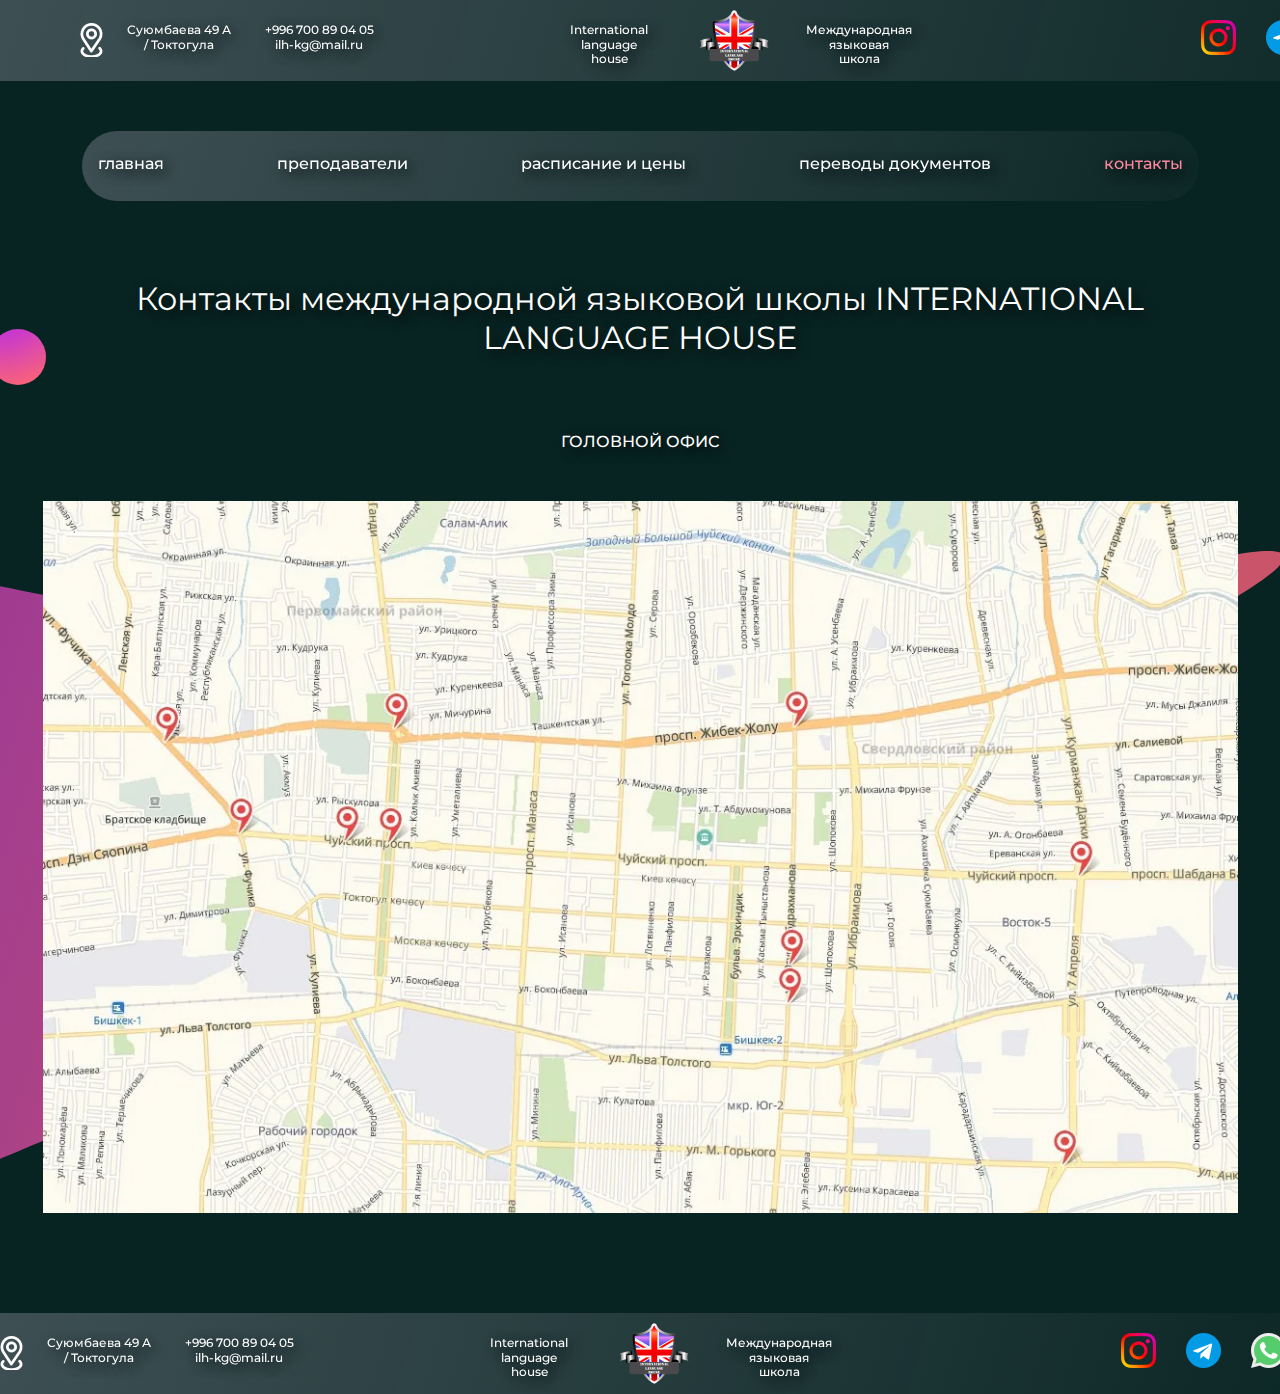
<file: offic.html>
<!DOCTYPE html>
<html lang="en">

<head>
    <link rel="stylesheet" href="index.css" />
    <meta charset="UTF-8">
    <meta name="viewport" content="width=device-width, initial-scale=1.0">
    <title>Document</title>
    <link href="https://fonts.googleapis.com/css2?family=Montserrat:ital,wght@1,500&display=swap" rel="stylesheet">

    <header>
        <nav>
            <div>
                <img id="navigation_in_title" src="Assets/Mask group.png" width="35" height="35"
                    alt="navigation_in_title">
                <h2>Суюмбаева 49 А
                    <br>
                    / Токтогула
                </h2>
            </div>
            <div>
                <h2>+996 700 89 04 05
                    <br>
                    ilh-kg@mail.ru
                </h2>
            </div>

            <div style=" margin-left: 150px;">
                <h2>
                    International
                    <br>
                    language
                    <br>
                    house
                </h2>
                <img src="Assets/image 2.png" id="iconEngland" alt="iconEngland" width="70" height="61">
                <h2>
                    Международная
                    <br>
                    языковая
                    <br>
                    школа
                </h2>
            </div>
            <div id="social_icon">
                <img src="Assets/image 12.png" width="35" height="35" />
                <img src="Assets/image 13.png" width="35" height="35" />
                <img src="Assets/image 14.png" width="35" height="35" />
            </div>
            <div>
            </div>

        </nav>
    </header>
</head>
<body>
    <div id="canvas">
        <div id="main_menu">
            <ul>
                <li><a href="index.html">главная</a></li>
                <li><a  href="teachers.html">преподаватели</a></li>
                <li><a  href="schedule_and_prices.html">расписание и цены</a></li>
                <li><a  href="translate.html">переводы документов</a></li>
                <li><a style=" color:rgba(255, 136, 157, 1);" href="offic.html">контакты</a></li>
            </ul>
        </div>
        <div id="teacher_block1" class="offic">
            <svg xmlns="http://www.w3.org/2000/svg" width="56" height="56" viewBox="0 0 56 56" fill="none">
                <circle cx="28" cy="28" r="28" fill="url(#paint0_radial_0_5)"/>
                <defs>
                <radialGradient id="paint0_radial_0_5" cx="0" cy="0" r="1" gradientUnits="userSpaceOnUse" gradientTransform="translate(6.58824 -43.5556) rotate(67.4431) scale(101.045 99.7569)">
                <stop offset="0.508138" stop-color="#C93ACC"/>
                <stop offset="1" stop-color="#F8617C"/>
                </radialGradient>
                </defs>
                </svg>
            <h6>Контакты международной языковой школы INTERNATIONAL <br>LANGUAGE HOUSE </h6>
            <div id="teacher_block1_content" style="justify-content: center;">
            
            
            <p>ГОЛОВНОЙ ОФИС</p>
            </div>
        </div>
        <div id="map">
            <svg xmlns="http://www.w3.org/2000/svg" width="1342" height="624" viewBox="0 0 1342 624" fill="none">
                <g filter="url(#filter0_b_0_6)">
                <path d="M0 45.1684C0 33.2919 11.0209 24.4818 22.5725 27.2408C135.155 54.1306 652.735 161.898 1209.7 21.5765C1796.82 -126.34 239.296 531.47 24.2714 621.82C12.4213 626.799 0 617.819 0 604.965L0 45.1684Z" fill="url(#paint0_linear_0_6)"/>
                </g>
                <defs>
                <filter id="filter0_b_0_6" x="-16" y="-16" width="1373.14" height="655.215" filterUnits="userSpaceOnUse" color-interpolation-filters="sRGB">
                <feFlood flood-opacity="0" result="BackgroundImageFix"/>
                <feGaussianBlur in="BackgroundImageFix" stdDeviation="8"/>
                <feComposite in2="SourceAlpha" operator="in" result="effect1_backgroundBlur_0_6"/>
                <feBlend mode="normal" in="SourceGraphic" in2="effect1_backgroundBlur_0_6" result="shape"/>
                </filter>
                <linearGradient id="paint0_linear_0_6" x1="-16.6557" y1="-319.71" x2="752.381" y2="-67.1783" gradientUnits="userSpaceOnUse">
                <stop stop-color="#C93ACC" stop-opacity="0.72"/>
                <stop offset="0.960432" stop-color="#F8617C" stop-opacity="0.81"/>
                </linearGradient>
                </defs>
                </svg>
        </div>
    </body>
    <footer>
        <div>
            <img id="navigation_in_title" src="Assets/Mask group.png" width="35" height="35" alt="navigation_in_title">
            <h2>Суюмбаева 49 А 
                <br>
                / Токтогула</h2>
        </div>
        <div>
            <h2>+996 700 89 04 05
                <br>
                ilh-kg@mail.ru</h2>
        </div>
    
        <div style=" margin-left: 150px;">
          <h2>
            International 
            <br>
            language 
            <br>
            house
          </h2>  
          <img src="Assets/image 2.png" id="iconEngland" alt="iconEngland" width="70" height="61">
          <h2>
            Международная
          <br>
          языковая
          <br>
          школа
        </h2>  
        </div>
        <div id="social_icon">
          <img src="Assets/image 12.png" width="35" height="35"/>
          <img src="Assets/image 13.png"  width="35" height="35"/>
          <img src="Assets/image 14.png"  width="35" height="35"/>
        </div>
        <div>
          </div>
          
    </footer>
    </div>
    
    </body>
    </html>
</file>
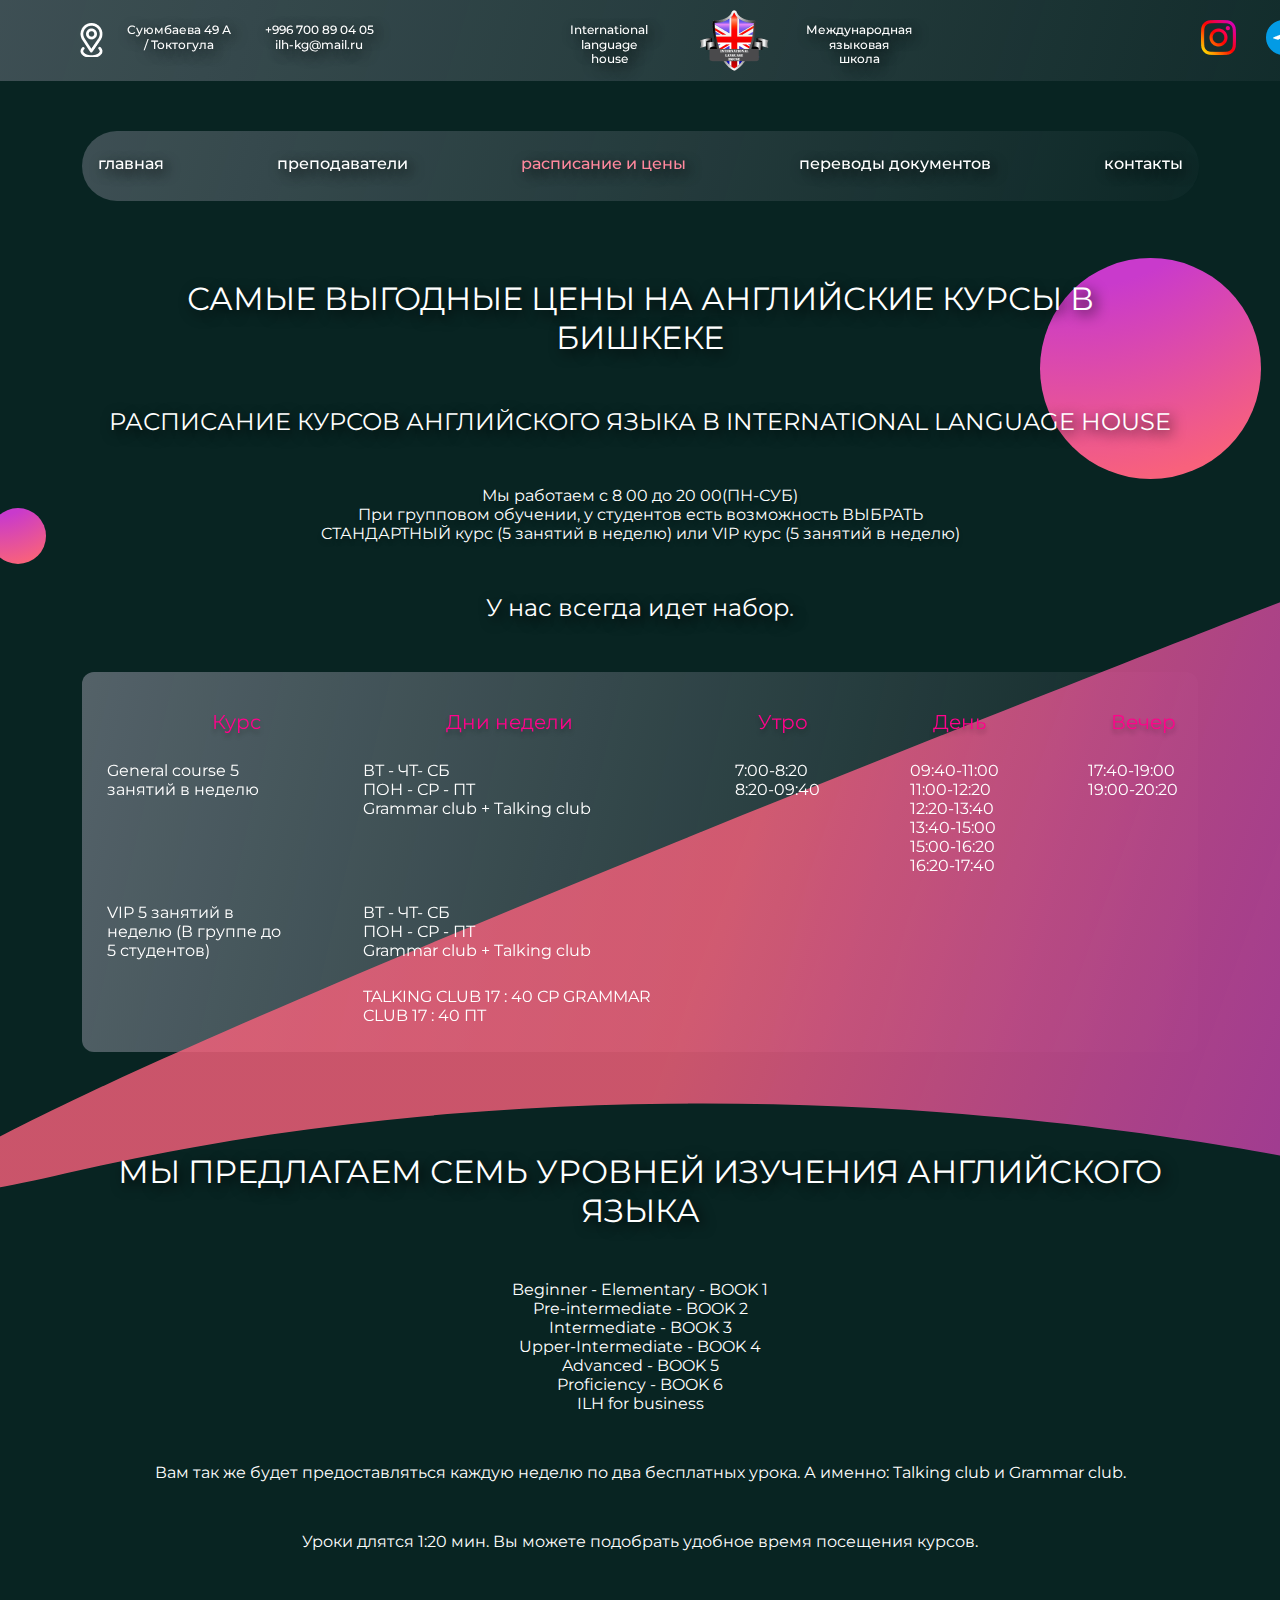
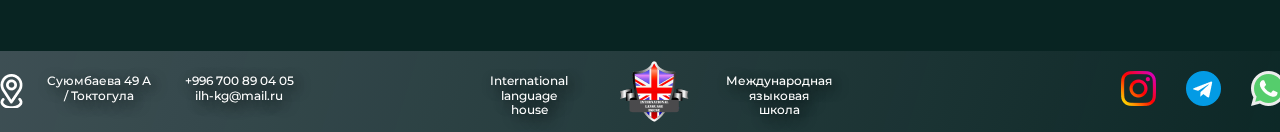
<file: schedule_and_prices.html>
<!DOCTYPE html>
<html lang="en">

<head>
    <link rel="stylesheet" href="index.css" />
    <meta charset="UTF-8">
    <meta name="viewport" content="width=device-width, initial-scale=1.0">
    <title>Document</title>
    <link href="https://fonts.googleapis.com/css2?family=Montserrat:ital,wght@1,500&display=swap" rel="stylesheet">

    <header>
        <nav>
            <div>
                <img id="navigation_in_title" src="Assets/Mask group.png" width="35" height="35"
                    alt="navigation_in_title">
                <h2>Суюмбаева 49 А
                    <br>
                    / Токтогула
                </h2>
            </div>
            <div>
                <h2>+996 700 89 04 05
                    <br>
                    ilh-kg@mail.ru
                </h2>
            </div>

            <div style=" margin-left: 150px;">
                <h2>
                    International
                    <br>
                    language
                    <br>
                    house
                </h2>
                <img src="Assets/image 2.png" id="iconEngland" alt="iconEngland" width="70" height="61">
                <h2>
                    Международная
                    <br>
                    языковая
                    <br>
                    школа
                </h2>
            </div>
            <div id="social_icon">
                <img src="Assets/image 12.png" width="35" height="35" />
                <img src="Assets/image 13.png" width="35" height="35" />
                <img src="Assets/image 14.png" width="35" height="35" />
            </div>
            <div>
            </div>

        </nav>
    </header>
</head>
<body>
    <div id="canvas">
        <div id="main_menu">
            <ul>
                <li><a href="index.html">главная</a></li>
                <li><a  href="teachers.html">преподаватели</a></li>
                <li><a style=" color:rgba(255, 136, 157, 1);" href="schedule_and_prices.html">расписание и цены</a></li>
                <li><a href="translate.html">переводы документов</a></li>
                <li><a href="offic.html">контакты</a></li>
            </ul>
        </div>
        <div id="teacher_block1" class="price"> 
            <h6>САМЫЕ ВЫГОДНЫЕ ЦЕНЫ НА АНГЛИЙСКИЕ КУРСЫ В БИШКЕКЕ</h6>
          
                <svg xmlns="http://www.w3.org/2000/svg" width="221" height="221" viewBox="0 0 221 221" fill="none">
                    <circle cx="110.5" cy="110.5" r="110.5" fill="url(#paint0_radial_0_207)"/>
                    <defs>
                    <radialGradient id="paint0_radial_0_207" cx="0" cy="0" r="1" gradientUnits="userSpaceOnUse" gradientTransform="translate(26 -171.889) rotate(67.4431) scale(398.766 393.683)">
                    <stop offset="0.508138" stop-color="#C93ACC"/>
                    <stop offset="1" stop-color="#F8617C"/>
                    </radialGradient>
                    </defs>
                    </svg>
            <h6 style="margin-top: 50px;font-size: 24px;">РАСПИСАНИЕ КУРСОВ АНГЛИЙСКОГО ЯЗЫКА В INTERNATIONAL LANGUAGE HOUSE</h6>
           
            <p>Мы работаем с 8 00 до 20 00(ПН-СУБ)<br>

                При групповом обучении, у студентов есть возможность ВЫБРАТЬ<br>
                
                CТАНДАРТНЫЙ курс (5 занятий в неделю) или VIP курс (5 занятий в неделю)</p>
                <div>
                <svg xmlns="http://www.w3.org/2000/svg" width="56" height="56" viewBox="0 0 56 56" fill="none">
                    <circle cx="28" cy="28" r="28" fill="url(#paint0_radial_0_209)"/>
                    <defs>
                    <radialGradient id="paint0_radial_0_209" cx="0" cy="0" r="1" gradientUnits="userSpaceOnUse" gradientTransform="translate(6.58824 -43.5556) rotate(67.4431) scale(101.045 99.7569)">
                    <stop offset="0.508138" stop-color="#C93ACC"/>
                    <stop offset="1" stop-color="#F8617C"/>
                    </radialGradient>
                    </defs>
                    </svg>
                </div>
                <h6 style="margin-top: 50px;font-size: 24px;">У нас всегда идет набор.</h6>
        </div>

        <div id="price2">
            <div class="price2_1">
                <h6 style="margin-left: 107px;">Курс</h6>

                <h6 >Дни недели</h6>
                
                <h6>Утро</h6>
                
                <h6 >День</h6>
                
                <h6 >Вечер</h6>

                <p style="margin-left: 25px;">General course	5 занятий в неделю</p>
                
                <p style="width: 247px;">ВТ - ЧТ- СБ<br>
                    ПОН - СР - ПТ<br>
                    Grammar club + Talking club</p>

                    <p style="width: 95px;">7:00-8:20
                        8:20-09:40</p>

                        <p>09:40-11:00
                            11:00-12:20
                            12:20-13:40
                            13:40-15:00
                            15:00-16:20
                            16:20-17:40</p>

                            <p>17:40-19:00
                                19:00-20:20</p>

                                <p style="margin-left: 25px;">VIP	5 занятий в неделю
                                    (В группе до 5 студентов)</p>

                                    <p style="width: 247px;">ВТ - ЧТ- СБ<br>
                                        ПОН - СР - ПТ<br>
                                        Grammar club + Talking club</p>
                                        <p></p><p></p><p></p> <p></p>   
                                        <div >
                                            <p>TALKING CLUB 17 : 40 СР
                                                GRAMMAR CLUB 17 : 40 ПТ</p>
                                        </div>
            </div>
           
            <div>
            </div>
            <div class="arc">
                <svg  xmlns="http://www.w3.org/2000/svg" width="1431" height="618" viewBox="0 0 1431 618" fill="none">
                    <g filter="url(#filter0_b_0_208)">
                    <path d="M1439 573.223C1439 584.95 1428.34 593.734 1416.9 591.196C1300.61 565.417 742.2 456.736 141.027 596.33C-490.77 743.036 1192.04 88.2733 1414.94 1.96622C1426.73 -2.59646 1439 6.25712 1439 18.8939L1439 573.223Z" fill="url(#paint0_linear_0_208)"/>
                    </g>
                    <defs>
                    <filter id="filter0_b_0_208" x="-16" y="-15.25" width="1471" height="648.918" filterUnits="userSpaceOnUse" color-interpolation-filters="sRGB">
                    <feFlood flood-opacity="0" result="BackgroundImageFix"/>
                    <feGaussianBlur in="BackgroundImageFix" stdDeviation="8"/>
                    <feComposite in2="SourceAlpha" operator="in" result="effect1_backgroundBlur_0_208"/>
                    <feBlend mode="normal" in="SourceGraphic" in2="effect1_backgroundBlur_0_208" result="shape"/>
                    </filter>
                    <linearGradient id="paint0_linear_0_208" x1="1456.87" y1="933.837" x2="645.71" y2="644.835" gradientUnits="userSpaceOnUse">
                    <stop stop-color="#C93ACC" stop-opacity="0.72"/>
                    <stop offset="0.960432" stop-color="#F8617C" stop-opacity="0.81"/>
                    </linearGradient>
                    </defs>
                    </svg>
            </div>
        </div>
        
        <div class="price3_1"> 
            <h6>МЫ ПРЕДЛАГАЕМ СЕМЬ УРОВНЕЙ ИЗУЧЕНИЯ АНГЛИЙСКОГО ЯЗЫКА</h6>
          
            <p>Beginner - Elementary - BOOK 1<br>
                Pre-intermediate - BOOK 2<br>
                Intermediate - BOOK 3<br>
                Upper-Intermediate - BOOK 4<br>
                Advanced - BOOK 5<br>
                Proficiency - BOOK 6<br>
                ILH for business</p>

                <p>Вам так же будет предоставляться каждую неделю по два бесплатных урока. А именно: Talking club и Grammar club.<br>
                    <p></p>
                    Уроки длятся 1:20 мин. Вы можете подобрать удобное время посещения курсов.</p>
                <div>
                    </div>
                    </div>
                    </div>
                    </body>
<footer>
    <div>
        <img id="navigation_in_title" src="Assets/Mask group.png" width="35" height="35" alt="navigation_in_title">
        <h2>Суюмбаева 49 А 
            <br>
            / Токтогула</h2>
    </div>
    <div>
        <h2>+996 700 89 04 05
            <br>
            ilh-kg@mail.ru</h2>
    </div>

    <div style=" margin-left: 150px;">
      <h2>
        International 
        <br>
        language 
        <br>
        house
      </h2>  
      <img src="Assets/image 2.png" id="iconEngland" alt="iconEngland" width="70" height="61">
      <h2>
        Международная
      <br>
      языковая
      <br>
      школа
    </h2>  
    </div>
    <div id="social_icon">
      <img src="Assets/image 12.png" width="35" height="35"/>
      <img src="Assets/image 13.png"  width="35" height="35"/>
      <img src="Assets/image 14.png"  width="35" height="35"/>
    </div>
    <div>
      </div>
      
</footer>
</div>

</body>
</html>
</file>
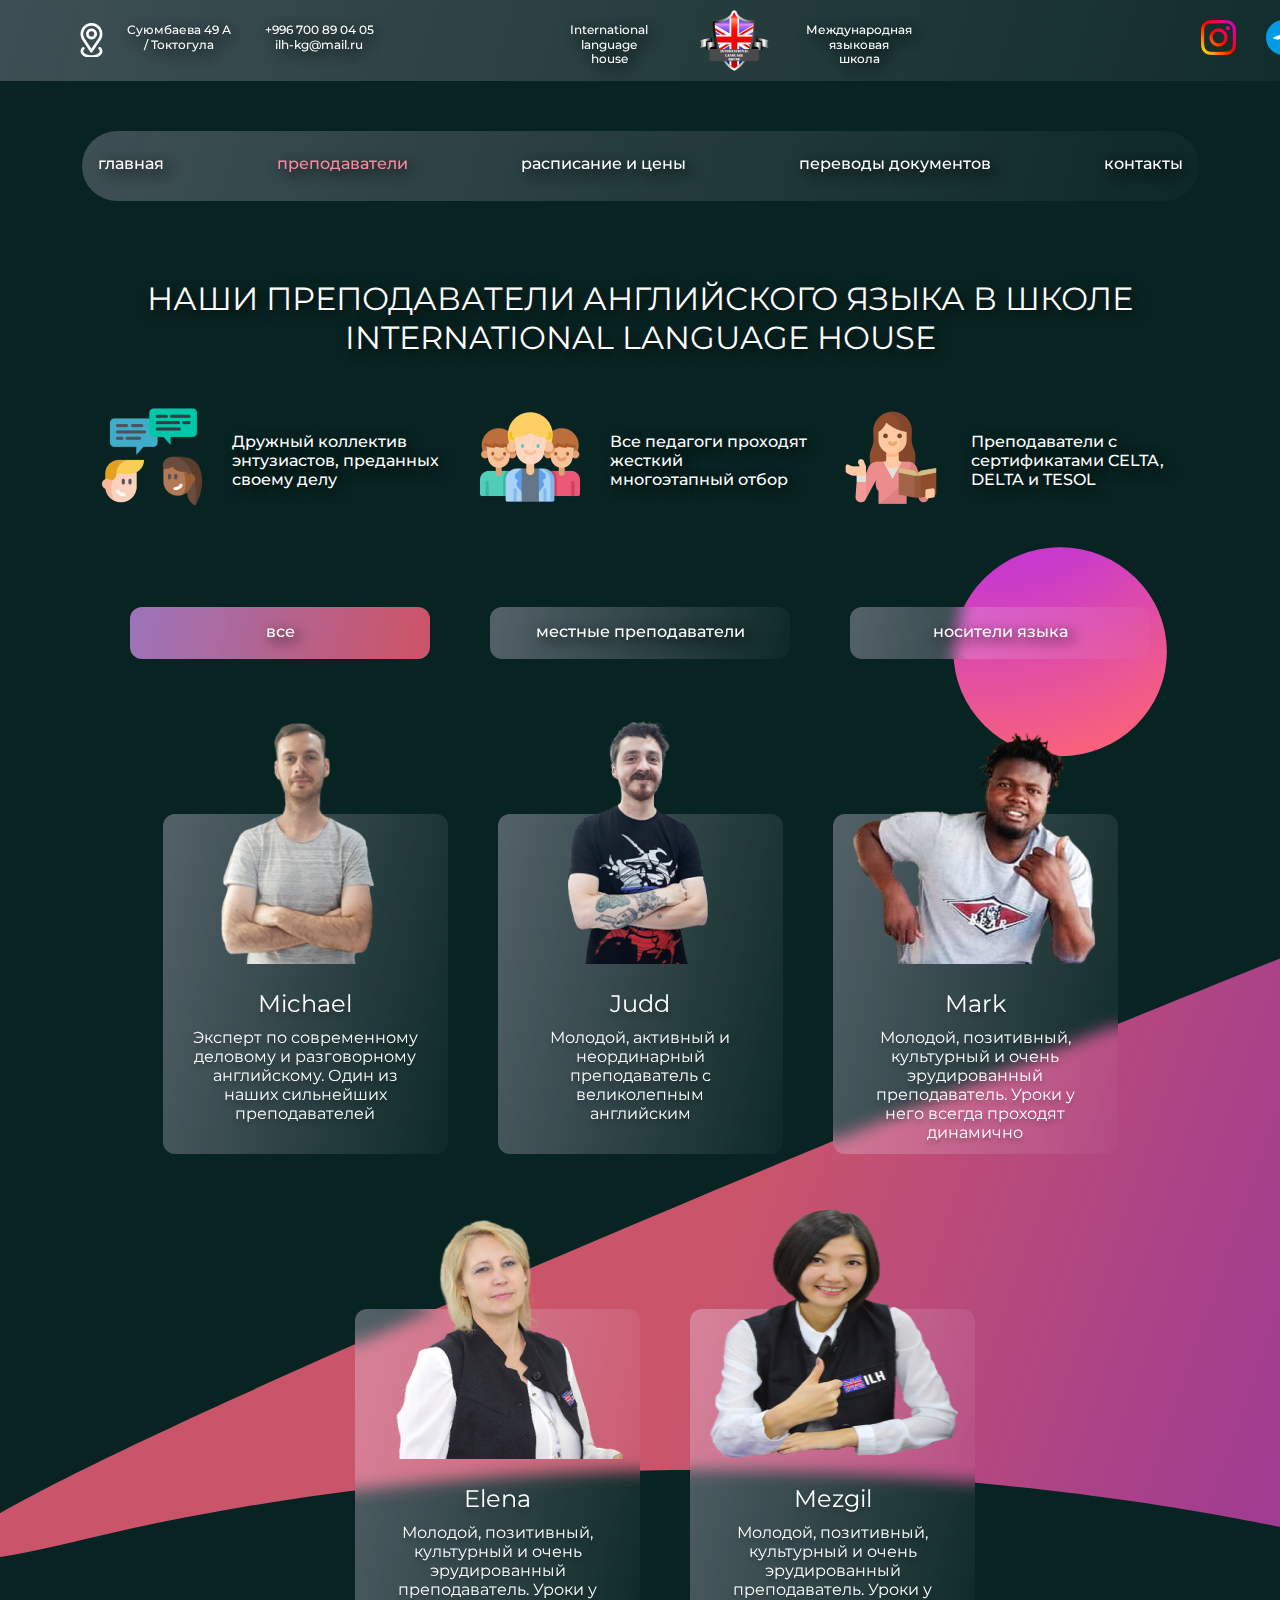
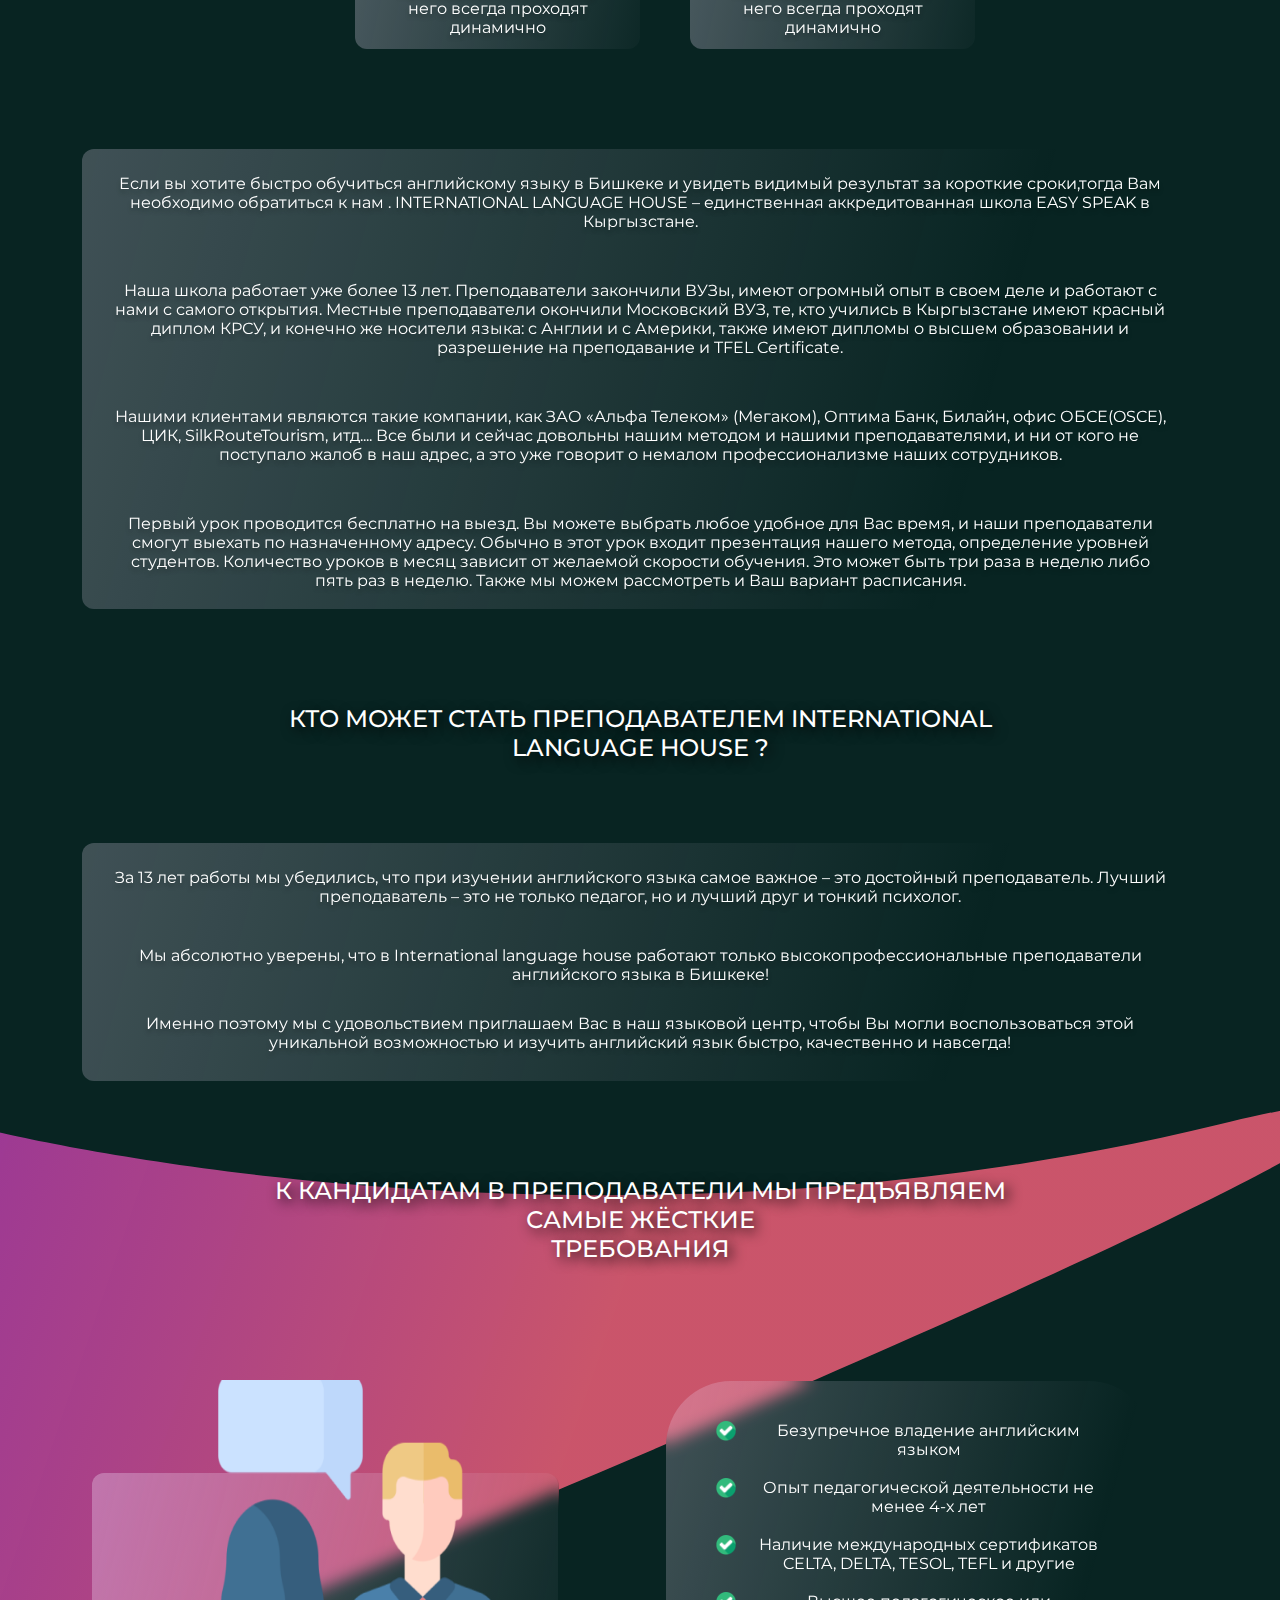
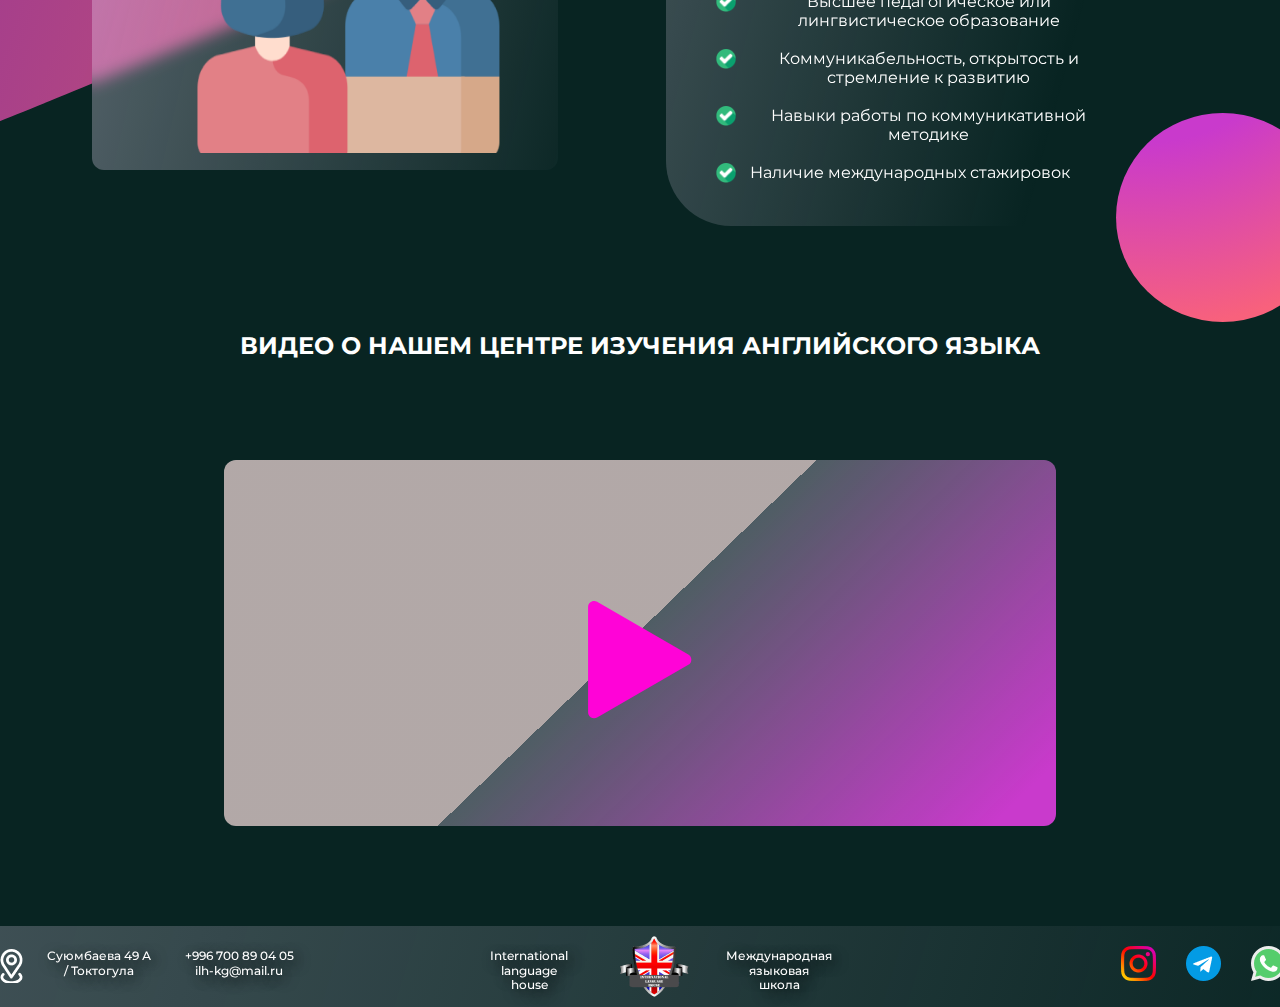
<file: teachers.html>
<!DOCTYPE html>
<html lang="en">

<head>
    <link rel="stylesheet" href="index.css" />
    <meta charset="UTF-8">
    <meta name="viewport" content="width=device-width, initial-scale=1.0">
    <title>Document</title>
    <link href="https://fonts.googleapis.com/css2?family=Montserrat:ital,wght@1,500&display=swap" rel="stylesheet">

    <header>
        <nav>
            <div>
                <img id="navigation_in_title" src="Assets/Mask group.png" width="35" height="35"
                    alt="navigation_in_title">
                <h2>Суюмбаева 49 А
                    <br>
                    / Токтогула
                </h2>
            </div>
            <div>
                <h2>+996 700 89 04 05
                    <br>
                    ilh-kg@mail.ru
                </h2>
            </div>

            <div style=" margin-left: 150px;">
                <h2>
                    International
                    <br>
                    language
                    <br>
                    house
                </h2>
                <img src="Assets/image 2.png" id="iconEngland" alt="iconEngland" width="70" height="61">
                <h2>
                    Международная
                    <br>
                    языковая
                    <br>
                    школа
                </h2>
            </div>
            <div id="social_icon">
                <img src="Assets/image 12.png" width="35" height="35" />
                <img src="Assets/image 13.png" width="35" height="35" />
                <img src="Assets/image 14.png" width="35" height="35" />
            </div>
            <div>
            </div>

        </nav>
    </header>
</head>
<body>
    <div id="canvas">
        <div id="main_menu">
            <ul>
                <li><a href="index.html">главная</a></li>
                <li><a style=" color:rgba(255, 136, 157, 1);" href="teachers.html">преподаватели</a></li>
                <li><a href="schedule_and_prices.html">расписание и цены</a></li>
                <li><a href="translate.html">переводы документов</a></li>
                <li><a href="offic.html">контакты</a></li>
            </ul>
        </div>
        <div id="teacher_block1">
            <h6>НАШИ ПРЕПОДАВАТЕЛИ АНГЛИЙСКОГО ЯЗЫКА В ШКОЛЕ INTERNATIONAL LANGUAGE HOUSE</h6>
            <div id="teacher_block1_content">
                <img src="Assets/Teacher_page/image 56.png" height="100" width="100"/>
                <p>Дружный коллектив энтузиастов, преданных своему делу</p>
                <img src="Assets/Teacher_page/image 57.png" height="100" width="100"/>
                <p>Все педагоги проходят жесткий многоэтапный отбор</p>
                <img src="Assets/Teacher_page/image 58.png" height="100" width="100"/>
                <p>Преподаватели с сертификатами CELTA, DELTA и TESOL</p>
            </div>
        </div>

        <div id="teacher_block1_2">
           
            <div id="teacher_block1_2_elem1">
                <p>все</p>
            </div>
            <div id="teacher_block1_2_elem2">
                <p>местные преподаватели</p>
            </div>
            <div id="teacher_block1_2_elem2">
                <p>носители языка</p>
            </div>
            <div id="teacher_circle">
                <svg xmlns="http://www.w3.org/2000/svg" width="214" height="210" viewBox="0 0 214 210" fill="none">
                    <ellipse cx="107.158" cy="104.807" rx="106.72" ry="104.475" fill="url(#paint0_radial_0_269)"/>
                    <defs>
                    <radialGradient id="paint0_radial_0_269" cx="0" cy="0" r="1" gradientUnits="userSpaceOnUse" gradientTransform="translate(25.5485 -162.184) rotate(67.0081) scale(378.226 379.008)">
                    <stop offset="0.508138" stop-color="#C93ACC"/>
                    <stop offset="1" stop-color="#F8617C"/>
                    </radialGradient>
                    </defs>
                    </svg>
            </div>
        </div>

        <div id="teacher_block2">
            
            <div id="teacher_block2_content">
                <svg id="teacher_arc" xmlns="http://www.w3.org/2000/svg" width="1389" height="617" viewBox="0 0 1389 617" fill="none">
                    <g filter="url(#filter0_b_0_272)">
                    <path d="M1390 572.354C1390 584.143 1379.2 592.94 1367.7 590.311C1253.34 564.146 715.42 456.456 136.426 595.662C-472.927 742.168 1147.05 89.3906 1365.88 1.6547C1377.69 -3.08175 1390 5.83372 1390 18.5613L1390 572.354Z" fill="url(#paint0_linear_0_272)"/>
                    </g>
                    <defs>
                    <filter id="filter0_b_0_272" x="-15.7771" y="-15.6348" width="1421.78" height="648.635" filterUnits="userSpaceOnUse" color-interpolation-filters="sRGB">
                    <feFlood flood-opacity="0" result="BackgroundImageFix"/>
                    <feGaussianBlur in="BackgroundImageFix" stdDeviation="8"/>
                    <feComposite in2="SourceAlpha" operator="in" result="effect1_backgroundBlur_0_272"/>
                    <feBlend mode="normal" in="SourceGraphic" in2="effect1_backgroundBlur_0_272" result="shape"/>
                    </filter>
                    <linearGradient id="paint0_linear_0_272" x1="1407.26" y1="933.169" x2="617.866" y2="661.543" gradientUnits="userSpaceOnUse">
                    <stop stop-color="#C93ACC" stop-opacity="0.72"/>
                    <stop offset="0.960432" stop-color="#F8617C" stop-opacity="0.81"/>
                    </linearGradient>
                    </defs>
                    </svg>
            <div>
                <img src="Assets/Teacher_page/image 59.png" height="250" width="250">
                <h6>Michael</h6>
                <p>Эксперт по современному деловому и разговорному английскому. Один из наших сильнейших преподавателей </p>
            </div>
            <div>
                <img src="Assets/Teacher_page/image 60.png" height="250" width="250">
                <h6>Judd</h6>
                <p>Молодой, активный и неординарный преподаватель с великолепным английским</p>
            </div>
            <div>
                <img src="Assets/Teacher_page/image 61.png" height="250" width="250"> 
                <h6>Mark</h6>
                <p>Молодой, позитивный, культурный и очень эрудированный преподаватель. Уроки у него всегда проходят динамично</p>
            </div>
            </div>
        </div>
   
    
    
        <div id="teacher_block2" style="margin-left: 400px;">
            <div style="margin-left: -350px;" id="teacher_block2_content">
            <div>
                <img src="Assets/Teacher_page/image 62.png" height="250" width="250">
                <h6>Elena</h6>
                <p>Молодой, позитивный, культурный и очень эрудированный преподаватель. Уроки у него всегда проходят динамично</p>
            </div>
            <div>
                <img src="Assets/Teacher_page/image 63.png" height="250" width="250">
                <h6>Mezgil</h6>
                <p>Молодой, позитивный, культурный и очень
                 эрудированный преподаватель. Уроки у него всегда проходят динамично</p>
            </div>
            </div>
        </div>

<div style="justify-content: center;">
   <!--  <div id="teacher_circle2">
    </div>  -->
    <div id="teacher_block3">
        
        <p>Если вы хотите быстро обучиться английскому языку в Бишкеке и увидеть видимый результат за короткие сроки,тогда Вам необходимо обратиться к нам . INTERNATIONAL LANGUAGE HOUSE – единственная аккредитованная школа EASY SPEAK в Кыргызстане.</p>


          <p> Наша школа работает уже более 13 лет. Преподаватели закончили ВУЗы, имеют огромный опыт в своем деле и работают с нами с самого открытия. Местные преподаватели окончили Московский ВУЗ, те, кто учились в Кыргызстане имеют красный диплом КРСУ, и конечно же носители языка: с Англии и с Америки, также имеют дипломы о высшем образовании и разрешение на преподавание и TFEL Certificate.</p>
            
            
            <p> Нашими клиентами являются такие компании, как ЗАО «Альфа Телеком» (Мегаком), Оптима Банк, Билайн, офис ОБСЕ(OSCE), ЦИК, SilkRouteTourism, итд.... Все были и сейчас довольны нашим методом и нашими преподавателями, и ни от кого не поступало жалоб в наш адрес, а это уже говорит о немалом профессионализме наших сотрудников.</p>
            
            
           <p>  Первый урок проводится бесплатно на выезд. Вы можете выбрать любое удобное для Вас время, и наши преподаватели смогут выехать по назначенному адресу. Обычно в этот урок входит презентация нашего метода, определение уровней студентов. Количество уроков в месяц зависит от желаемой скорости обучения. Это может быть три раза в неделю либо пять раз в неделю. Также мы можем рассмотреть и Ваш вариант расписания.</p>
        
    </div>
</div>
       

        <div id="teacher_block4">
            <h6>КТО МОЖЕТ СТАТЬ ПРЕПОДАВАТЕЛЕМ INTERNATIONAL LANGUAGE HOUSE ?</h6>
        </div>

        <div id="teacher_block3" style="margin-top: 81px;height:238px;">
            <p style="padding: 15px 50px 15px 50;">За 13 лет работы мы убедились, что при изучении английского языка самое важное – это достойный преподаватель. Лучший преподаватель – это не только педагог, но и лучший друг и тонкий психолог.</p>
              <p style="padding: 15px 50px 15px 50px;">Мы абсолютно уверены, что в International language house работают только высокопрофессиональные преподаватели английского языка в Бишкеке!</p>
                <p style="padding: 15px 50px 15px 50px;">Именно поэтому мы с удовольствием приглашаем Вас в наш языковой центр, чтобы Вы могли воспользоваться этой уникальной возможностью и изучить английский язык быстро, качественно и навсегда!</p>

        </div>

        <div id="teacher_block4">
            <h6>К КАНДИДАТАМ В ПРЕПОДАВАТЕЛИ МЫ ПРЕДЪЯВЛЯЕМ САМЫЕ ЖЁСТКИЕ <br> ТРЕБОВАНИЯ</h6>
        </div>
      
        <div id="block15" >
            <div id="teacher_content_15">
        <div id="teacher_block_content3" style="margin-top: 0px;">
            <img src="Assets/Teacher_page/image 64.png" width="303" height="373" alt="teacher" style="margin-top: -110px;margin-left: 105px;" />
        </div>
    </div>
    <div id="content_15" style="margin-left: 108px;">
        <svg id="teacher_arc2" xmlns="http://www.w3.org/2000/svg" width="1389" height="624" viewBox="0 0 1389 624" fill="none">
            <g filter="url(#filter0_b_0_271)">
            <path d="M0 44.9555C0 33.1444 10.8457 24.3416 22.3526 27.0049C136.793 53.4919 674.233 162.313 1252.71 21.5768C1861.57 -126.553 243.143 533.37 24.1789 622.207C12.3559 627.004 0 618.081 0 605.322L0 44.9555Z" fill="url(#paint0_linear_0_271)"/>
            </g>
            <defs>
            <filter id="filter0_b_0_271" x="-16" y="-15.9998" width="1420.81" height="655.523" filterUnits="userSpaceOnUse" color-interpolation-filters="sRGB">
            <feFlood flood-opacity="0" result="BackgroundImageFix"/>
            <feGaussianBlur in="BackgroundImageFix" stdDeviation="8"/>
            <feComposite in2="SourceAlpha" operator="in" result="effect1_backgroundBlur_0_271"/>
            <feBlend mode="normal" in="SourceGraphic" in2="effect1_backgroundBlur_0_271" result="shape"/>
            </filter>
            <linearGradient id="paint0_linear_0_271" x1="-17.2477" y1="-319.71" x2="773.556" y2="-50.7993" gradientUnits="userSpaceOnUse">
            <stop stop-color="#C93ACC" stop-opacity="0.72"/>
            <stop offset="0.960432" stop-color="#F8617C" stop-opacity="0.81"/>
            </linearGradient>
            </defs>
        </svg>
        <div id="content_main_15_2">
            <p style="margin-left:50px;display: flex;margin-top: 40px;"><img src="Assets//image 51.png" height="20"  width="20"/>   Безупречное владение английским языком</p>
               <p style="margin-left:50px;display: flex"> <img src="Assets//image 51.png" height="20"  width="20"/> Опыт педагогической деятельности не менее 4-х лет</p>
               <p style="margin-left:50px;display: flex"><img src="Assets//image 51.png" height="20"  width="20"/>  Наличие международных сертификатов CELTA, DELTA, 
                TESOL, TEFL и другие</p>
               <p style="margin-left:50px;display: flex;"> <img src="Assets//image 51.png" height="20"  width="20"/>  Высшее педагогическое или лингвистическое 
                образование</p>
               <p style="margin-left:50px;display: flex;"><img src="Assets//image 51.png" height="20"  width="20"/> Коммуникабельность, открытость и стремление к развитию</p>
               <p style="margin-left:50px;display: flex;"> <img src="Assets//image 51.png" height="20"  width="20"/>  Навыки работы по коммуникативной методике</p>
               <p style="margin-left:50px;display: flex;"><img src="Assets//image 51.png" height="20"  width="20"/> Наличие международных стажировок</p>    
               
            </div>
            <svg id="teacher_circle4" xmlns="http://www.w3.org/2000/svg" width="214" height="209" viewBox="0 0 214 209" fill="none">
                <ellipse cx="106.756" cy="104.475" rx="106.72" ry="104.475" fill="url(#paint0_radial_0_270)"/>
                <defs>
                <radialGradient id="paint0_radial_0_270" cx="0" cy="0" r="1" gradientUnits="userSpaceOnUse" gradientTransform="translate(25.1462 -162.516) rotate(67.0081) scale(378.226 379.008)">
                <stop offset="0.508138" stop-color="#C93ACC"/>
                <stop offset="1" stop-color="#F8617C"/>
                </radialGradient>
                </defs>
                </svg>
    </div>
    </div>
<div id="teacher_cont16">
    <h2>ВИДЕО О НАШЕМ ЦЕНТРЕ ИЗУЧЕНИЯ АНГЛИЙСКОГО ЯЗЫКА</h2>
    <div id="teacher_content16">
  <svg xmlns="http://www.w3.org/2000/svg" width="104" height="119" viewBox="0 0 104 119" fill="none">
    <path d="M0.0810319 6.97259C0.0810329 2.35379 5.08103 -0.532956 9.08103 1.77644L100.34 54.4649C104.34 56.7743 104.34 62.5478 100.34 64.8572L9.08103 117.546C5.08103 119.855 0.0810307 116.968 0.0810304 112.35L0.0810319 6.97259Z" fill="#FF03D7"/>
    </svg>
    </div>
</div>
        <footer>
            <div>
                <img id="navigation_in_title" src="Assets/Mask group.png" width="35" height="35" alt="navigation_in_title">
                <h2>Суюмбаева 49 А 
                    <br>
                    / Токтогула</h2>
            </div>
            <div>
                <h2>+996 700 89 04 05
                    <br>
                    ilh-kg@mail.ru</h2>
            </div>
    
            <div style=" margin-left: 150px;">
              <h2>
                International 
                <br>
                language 
                <br>
                house
              </h2>  
              <img src="Assets/image 2.png" id="iconEngland" alt="iconEngland" width="70" height="61">
              <h2>
                Международная
              <br>
              языковая
              <br>
              школа
            </h2>  
            </div>
            <div id="social_icon">
              <img src="Assets/image 12.png" width="35" height="35"/>
              <img src="Assets/image 13.png"  width="35" height="35"/>
              <img src="Assets/image 14.png"  width="35" height="35"/>
            </div>
            <div>
              </div>
              
        </footer>
        </div>

</body>
</html>
</file>
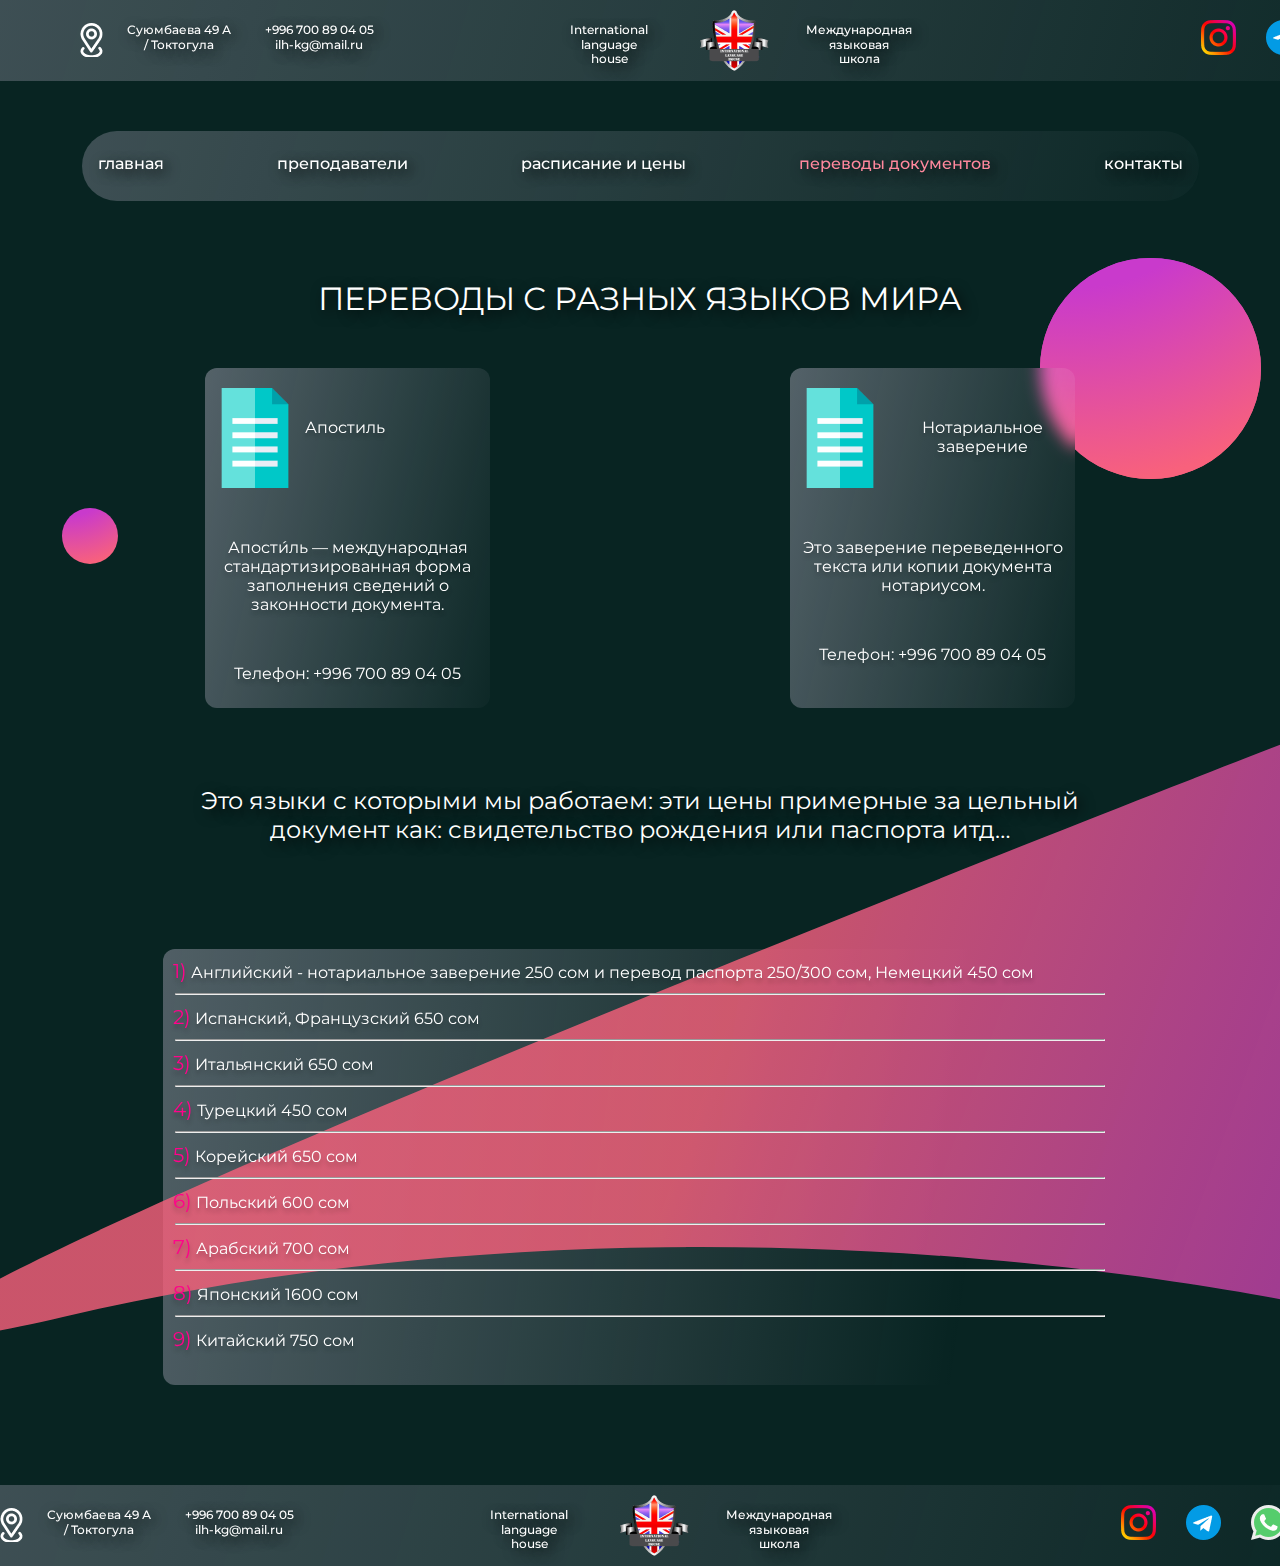
<file: translate.html>
<!DOCTYPE html>
<html lang="en">

<head>
    <link rel="stylesheet" href="index.css" />
    <meta charset="UTF-8">
    <meta name="viewport" content="width=device-width, initial-scale=1.0">
    <title>Document</title>
    <link href="https://fonts.googleapis.com/css2?family=Montserrat:ital,wght@1,500&display=swap" rel="stylesheet">

    <header>
        <nav>
            <div>
                <img id="navigation_in_title" src="Assets/Mask group.png" width="35" height="35"
                    alt="navigation_in_title">
                <h2>Суюмбаева 49 А
                    <br>
                    / Токтогула
                </h2>
            </div>
            <div>
                <h2>+996 700 89 04 05
                    <br>
                    ilh-kg@mail.ru
                </h2>
            </div>

            <div style=" margin-left: 150px;">
                <h2>
                    International
                    <br>
                    language
                    <br>
                    house
                </h2>
                <img src="Assets/image 2.png" id="iconEngland" alt="iconEngland" width="70" height="61">
                <h2>
                    Международная
                    <br>
                    языковая
                    <br>
                    школа
                </h2>
            </div>
            <div id="social_icon">
                <img src="Assets/image 12.png" width="35" height="35" />
                <img src="Assets/image 13.png" width="35" height="35" />
                <img src="Assets/image 14.png" width="35" height="35" />
            </div>
            <div>
            </div>

        </nav>
    </header>
</head>
<body>
    <div id="canvas">
        <div id="main_menu">
            <ul>
                <li><a href="index.html">главная</a></li>
                <li><a  href="teachers.html">преподаватели</a></li>
                <li><a  href="schedule_and_prices.html">расписание и цены</a></li>
                <li><a style=" color:rgba(255, 136, 157, 1);" href="translate.html">переводы документов</a></li>
                <li><a href="offic.html">контакты</a></li>
            </ul>
        </div>
        <div id="teacher_block1" class="price"> 
            <h6>ПЕРЕВОДЫ С РАЗНЫХ ЯЗЫКОВ МИРА</h6>
          
                <svg xmlns="http://www.w3.org/2000/svg" width="221" height="221" viewBox="0 0 221 221" fill="none">
                    <circle cx="110.5" cy="110.5" r="110.5" fill="url(#paint0_radial_0_207)"/>
                    <defs>
                    <radialGradient id="paint0_radial_0_207" cx="0" cy="0" r="1" gradientUnits="userSpaceOnUse" gradientTransform="translate(26 -171.889) rotate(67.4431) scale(398.766 393.683)">
                    <stop offset="0.508138" stop-color="#C93ACC"/>
                    <stop offset="1" stop-color="#F8617C"/>
                    </radialGradient>
                    </defs>
                    </svg>
                <div id="translate">
                    <div id="translate_content">
                        <div id="translate1_1">
                            <div class="translate1_1" >
                                <img src="Assets/image 61.png" height="100" width="100">
                                <p>Апостиль</p>
                            </div>
                            <div>
                                <p>Апости́ль — международная стандартизированная форма заполнения сведений о законности документа.</p>
                                <p>Телефон: +996 700 89 04 05</p>
                            </div>
                           
                        </div>
                        <div id="translate1_2">
                            <div class="translate1_2">
                                <img src="Assets/image 61.png" height="100" width="100">
                                <p>Нотариальное заверение</p>
                            </div>
                           
                            <p>Это заверение переведенного текста или копии документа нотариусом.</p>
                            <p>Телефон: +996 700 89 04 05</p>
                        </div>
                    </div>
                    <svg xmlns="http://www.w3.org/2000/svg" width="56" height="56" viewBox="0 0 56 56" fill="none">
                        <circle cx="28.0001" cy="28" r="28" fill="url(#paint0_radial_0_67)"/>
                        <defs>
                        <radialGradient id="paint0_radial_0_67" cx="0" cy="0" r="1" gradientUnits="userSpaceOnUse" gradientTransform="translate(6.58836 -43.5556) rotate(67.4431) scale(101.045 99.7569)">
                        <stop offset="0.508138" stop-color="#C93ACC"/>
                        <stop offset="1" stop-color="#F8617C"/>
                        </radialGradient>
                        </defs>
                        </svg>
                </div>
        </div>
        <div id="teacher_block1" class="price"> 
            <h6 style="font-size: 24px;">Это языки с которыми мы работаем: эти цены примерные за цельный <br>документ как: свидетельство рождения или паспорта итд…</h6>
          
                <svg xmlns="http://www.w3.org/2000/svg" width="221" height="221" viewBox="0 0 221 221" fill="none">
                    <circle cx="110.5" cy="110.5" r="110.5" fill="url(#paint0_radial_0_207)"/>
                    <defs>
                    <radialGradient id="paint0_radial_0_207" cx="0" cy="0" r="1" gradientUnits="userSpaceOnUse" gradientTransform="translate(26 -171.889) rotate(67.4431) scale(398.766 393.683)">
                    <stop offset="0.508138" stop-color="#C93ACC"/>
                    <stop offset="1" stop-color="#F8617C"/>
                    </radialGradient>
                    </defs>
                    </svg>
    </div>
    <div id="translate_3">
        <p><span>1)</span>	Английский - нотариальное заверение 250 сом и перевод паспорта 250/300 сом, Немецкий 450 сом</p>
        <hr>
        <p><span>2)</span>	Испанский, Французский 650 сом</p>
        <hr>
        <p><span>3)</span>	Итальянский 650 сом</p>
        <hr>
        <p><span>4)</span>	Турецкий 450 сом</p>
        <hr>
        <p><span>5)</span>	Корейский 650 сом</p>
        <hr>
        <p><span>6)</span>	Польский 600 сом</p>
        <hr>
        <p><span>7)</span>	Арабский 700 сом</p>
        <hr>
        <p><span>8)</span>  Японский 1600 сом</p>
        <hr>
        <p><span>9)</span>	Китайский 750 сом</p>
        
        <svg id="arc_translate" xmlns="http://www.w3.org/2000/svg" width="1439" height="617" viewBox="0 0 1439 617" fill="none">
            <g filter="url(#filter0_b_0_66)">
            <path d="M1439 572.555C1439 584.282 1428.34 593.066 1416.89 590.528C1300.6 564.749 742.2 456.068 141.027 595.662C-490.77 742.368 1192.04 87.6053 1414.94 1.29825C1426.73 -3.26443 1439 5.58915 1439 18.2259L1439 572.555Z" fill="url(#paint0_linear_0_66)"/>
            </g>
            <defs>
            <filter id="filter0_b_0_66" x="-16.0002" y="-15.918" width="1471" height="648.918" filterUnits="userSpaceOnUse" color-interpolation-filters="sRGB">
            <feFlood flood-opacity="0" result="BackgroundImageFix"/>
            <feGaussianBlur in="BackgroundImageFix" stdDeviation="8"/>
            <feComposite in2="SourceAlpha" operator="in" result="effect1_backgroundBlur_0_66"/>
            <feBlend mode="normal" in="SourceGraphic" in2="effect1_backgroundBlur_0_66" result="shape"/>
            </filter>
            <linearGradient id="paint0_linear_0_66" x1="1456.87" y1="933.169" x2="645.709" y2="644.167" gradientUnits="userSpaceOnUse">
            <stop stop-color="#C93ACC" stop-opacity="0.72"/>
            <stop offset="0.960432" stop-color="#F8617C" stop-opacity="0.81"/>
            </linearGradient>
            </defs>
            </svg>
    </div>
    </body>
    <footer>
        <div>
            <img id="navigation_in_title" src="Assets/Mask group.png" width="35" height="35" alt="navigation_in_title">
            <h2>Суюмбаева 49 А 
                <br>
                / Токтогула</h2>
        </div>
        <div>
            <h2>+996 700 89 04 05
                <br>
                ilh-kg@mail.ru</h2>
        </div>
    
        <div style=" margin-left: 150px;">
          <h2>
            International 
            <br>
            language 
            <br>
            house
          </h2>  
          <img src="Assets/image 2.png" id="iconEngland" alt="iconEngland" width="70" height="61">
          <h2>
            Международная
          <br>
          языковая
          <br>
          школа
        </h2>  
        </div>
        <div id="social_icon">
          <img src="Assets/image 12.png" width="35" height="35"/>
          <img src="Assets/image 13.png"  width="35" height="35"/>
          <img src="Assets/image 14.png"  width="35" height="35"/>
        </div>
        <div>
          </div>
          
    </footer>
    </div>
    
    </body>
    </html>
</file>
<file: index.css>
*,html{
margin: 0px;
padding: 0px;
font-family: 'Montserrat', sans-serif;
font-style: normal;
color:#fff;
}
#arc{
    z-index: -3;
    margin-top: 300px;
    margin-left: -1180px;
}
body{
    background: #082422;
}
nav{
    justify-content: center;
    display: flex;
    font-family: 'Montserrat', sans-serif;
    backdrop-filter: blur(8px);
  background:linear-gradient(107deg, rgba(238, 223, 248, 0.27) -17.42%, rgba(238, 223, 248, 0.02) 102.22%);
  flex-shrink: 0;
   min-width: 1440px;
   min-height: 81px;
}
footer{
    justify-content: center;
    margin-top: 100px;
    display: flex;
    font-family: 'Montserrat', sans-serif;
    backdrop-filter: blur(8px);
  background:linear-gradient(107deg, rgba(238, 223, 248, 0.27) -17.42%, rgba(238, 223, 248, 0.02) 102.22%);
  flex-shrink: 0;
    width: auto;
   min-height: 81px;
}
footer div{
    display: flex;
}
nav div{
    display: flex;
}
#navigation_in_title{
    margin-top: 23px;
}
footer div h2{
    color: white;
    width: 140px;
    text-shadow: 4px 4px 13px #000;
    font-weight: 500;
    font-size: 12px;
    text-align: center;
    line-height: 14.63px;
    height: 30px;
    margin-top: 23px;
}
nav div h2{
    color: white;
    width: 140px;
    text-shadow: 4px 4px 13px #000;
    font-weight: 500;
    font-size: 12px;
    text-align: center;
    line-height: 14.63px;
    height: 30px;
    margin-top: 23px;
}
#social_icon{
    margin-left: 272px;
    gap:30px;
    margin-top: 20px;
}

#iconEngland{
    margin: 10px 20px 10px 20px;
}
#circle{
width: 380.518px;
height: 380px;
flex-shrink: 0;
border-radius: 380.518px;
background: radial-gradient(97.47% 97.47% at 17.46% 14.93%, #C93ACC 22.92%, #F8617C 100%);
position: absolute;
margin-left: -93.49px;
margin-top: -39px;
}
#main_menu{
    justify-content: center;
    font-family: 'Montserrat', sans-serif;
    margin-top:50px;
    backdrop-filter: blur(8px);
  background:linear-gradient(107deg, rgba(238, 223, 248, 0.27) -17.42%, rgba(238, 223, 248, 0.02) 102.22%);
  flex-shrink: 0;
  width: 1117px;
  margin-left: auto;
  margin-right: auto;
  height: 70px;
  border-radius: 50px;
}
#main_menu li{
    color: white;
    list-style: none;
    width: auto;
    text-shadow: 4px 4px 13px #000;
    font-weight: 500;
    font-size: 16px;
    text-align: center;
    line-height: 19.5px;
    height: 30px;
    margin-top: 23px;
    margin-left: auto;
    margin-right:auto;
}
#main_menu li a{
    text-decoration: none;
}
#mainBlock_arc{
    position: absolute;
    z-index: -1;
    margin-left: -700px;
    margin-top: -310px;
}
#main_menu ul{
    gap: 81px;
    display: flex;
}
#block_content1{
margin-top: 160px;
margin-left: 45px;
Width:505.19px;
Height:364.39px;
display: flex;
backdrop-filter: blur(8px);
}
#block_content1 h3{
    color: white;
    text-shadow: 4px 4px 13px #000;
    font-weight: 500;
    font-size: 16px;
    line-height: 19.5px;
} 
#block_content1 h1{
    color: white;
    
    text-shadow: 4px 4px 13px #000;
    font-weight: 500;
    font-size: 24px;
    line-height: 29.26px;
} 
#text_content_block1{
    position: absolute;
    color: white;
    text-shadow: 4px 4px 13px #000;
    font-weight: 500;
    font-size: 14px;
    margin-left: 30px;
    line-height: 29.26px;
    margin-top: 70px;
}
#block_content2{
    margin-top:-200px;
    flex-shrink: 0;
    margin-left: 267px;
    backdrop-filter: blur(8px);
}

#litle_circle{
    width: 52.228px;
height: 55.63px;
flex-shrink: 0;
background: radial-gradient(178.14% 180.44% at 11.76% -77.78%, #C93ACC 50.81%, #F8617C 100%);
border-radius: 100%;
position: absolute;
margin-top: 70px;
z-index: -9999;
margin-left: -30px;
}
#block_content2 h2{
    margin-top: -90px;
    position: absolute;
    color: white;
    text-shadow: 4px 4px 13px #000;
    font-weight: 500;
    font-size: 20px;
    margin-left: 40px;
    line-height: 24.38px;
    text-align: center;
   
}
#block_content3{
    display: flex;
   max-width: 743.952px;
    align-items: center;
    height: 631.68px;
    margin-left: 46px;
    transform: rotate(2.75deg);
    flex-shrink: 0;
    margin-top: 105px;

}
#block_content3 img {
    position: absolute;
    margin-top: -120px;
    margin-left: 150px;
}
#main_Block{
    display: grid;
    justify-content: center;
    grid-template-columns: auto auto;
}
#div_block4{
    text-align: center;
    margin-top:110px;

}
#block_4_grid{
    display: grid;
    grid-template-columns: repeat(4,100px);
    grid-column-gap : 100px;
    justify-content: center;
   position: sticky;

}
#div_block4 div p{
    color:#fff;
    font-size: 12px;  
    margin-top: 5px;
    color: white;
    text-shadow: 4px 4px 13px #000;
    font-weight: 500;
    line-height: 19.5px;
    text-align: center;
    justify-content: center;
    
}
#circle2{
    margin-top: 5px;
    margin-left: 955px;
}
#circle2 svg{
    margin-top: -70px;
    margin-left: -85px;
    z-index: -99999;
}
#block5{
    margin-top: 170px;
    text-align: center;
}
#block5 h1{
    font-size: 24px;
    color: white;
    text-shadow: 4px 4px 13px #000;
    font-weight: 500;
    line-height: 29.26px;
    margin-left: auto;
    margin-right: auto;
    text-align: center;
    position: sticky;
    justify-content: center;

}
#block5 svg{
    position: absolute;
}
#block5 img{
    justify-content: center;
    margin-top: 100px;
    margin-left: 100px;
}
#block6{
    justify-content: center;
    display: grid;
    grid-template-columns: repeat(3, auto);
    grid-column-gap: 64px;
    font-family: 'Montserrat', sans-serif;
    text-align: center;
    backdrop-filter: blur(8px);
  background:linear-gradient(107deg, rgba(238, 223, 248, 0.27) -17.42%, rgba(238, 223, 248, 0.02) 102.22%);
  flex-shrink: 0;
  margin-top: 300px;
 width: 1148px;
 margin-left: auto;
 margin-right: auto;
min-height: 321px;
border-radius: 12px;
}
#block6 h1{
    margin-top: 27px;
    color:rgba(255, 3, 139, 1);
    font-weight: 500;
    line-height: 29.26px;
    font-size: 24px;  
    text-shadow: 4px 4px 13px #000;
}
#block6 span {
    color: #fff; 
    font-weight: 500;
    text-shadow: 4px 4px 13px #000;
    line-height: 29.26px;
    font-size: 24px;  
}
#block7{
    font-family: 'Montserrat', sans-serif;
    text-align: center;
    color: #fff; 
    margin-top: 100px;
    width: 609px;
    height: 410px;
    margin-left: auto;
    margin-right: auto;
}
#block7_action{
    backdrop-filter: blur(8px);
    background:linear-gradient(107deg, rgba(238, 223, 248, 0.27) -17.42%, rgba(238, 223, 248, 0.02) 102.22%);
    flex-shrink: 0;
    border-radius: 10px;
    font-weight: 500;
    text-shadow: 4px 4px 13px #000;
    line-height:24.38px;
    height: 51px;
    font-size: 20px;  
}
#block7_action h2{
    padding: 13px;
    font-family: 'Montserrat', sans-serif;
}
#block7_content{
    backdrop-filter: blur(8px);
    background:linear-gradient(107deg, rgba(238, 223, 248, 0.27) -17.42%, rgba(238, 223, 248, 0.02) 102.22%);
    flex-shrink: 0;
    height: 327px;
    margin-top: 32px;
    border-radius: 24px;
}
#block7_content h1{
    font-family: 'Montserrat', sans-serif;
    text-shadow: 4px 4px 13px #000 ;
    line-height:19.5px;
    height: 51px;
    font-size: 16px; 
    margin-top: 15px;
    margin-bottom: 0px;
}

#block7_firstlesson{
border-radius: 18px;
background: linear-gradient(100deg, rgba(201, 58, 204, 0.72) 0%, rgba(248, 97, 124, 0.81) 61.97%);
backdrop-filter: blur(8px);
height: 50px;
justify-content: center;
margin-top: 44px;
margin-left: 47px;
margin-right: 47px;
}
#block7_firstlesson h2{
    padding: 13px;
    font-family: 'Montserrat', sans-serif;
    text-shadow: 4px 4px 13px #000;
    line-height:19.5px;
    height: 51px;
    font-size: 16px; 
 
}
#time{
border-radius: 18px;
background: linear-gradient(100deg, rgba(201, 58, 204, 0.72) 0%, rgba(248, 97, 124, 0.81) 61.97%);
backdrop-filter: blur(8px);
height: 100px;
justify-content: center;
text-align: center;
margin-left: 47px;
margin-right: 47px;
/* margin-top: 35px; */
}
#time h1{
    font-family: 'Montserrat', sans-serif;
    text-shadow: 4px 4px 13px #000;
    line-height:58.51px;
    padding: 20px;
    height: 51px;
    font-size: 48px; 
}
#block8{
    margin-top:  150px;
    margin-left: 144px;
}
#block8 h2{
    color:#fff;
    font-family: 'Montserrat', sans-serif;
    text-shadow: 4px 4px 13px #000;
    line-height:29.26px;
    margin-top: 33px;
    display: grid;
    grid-template-columns: repeat(4,auto);
    grid-column-gap: 10px;
    font-size: 24px; 
    margin-left: 10px;
}
#block8 svg{
    position: absolute;
    z-index: -1;
    margin-left: -250px;
}
#block8 div{
    display: flex;
    justify-content: center;
}
#block9{
    margin-top:  150px;
    text-align: center;
}
#block10{
    margin-top: 100px;
}
#block10 h1{
    color: #FFF;
    text-align: center;
    text-shadow: 0px 4px 4px rgba(0, 0, 0, 0.25);
    font-family: 'Montserrat';
    font-size: 24px;
    font-style: normal;
    font-weight: 400;
    line-height: 29.26px;
}
#block10_content{
    display: grid;
    grid-template-columns: repeat(3,220px);
    grid-column-gap: 144px;
    justify-content: center;
    margin-top: 50px;

}
#block10 div svg{
    position: absolute;
    text-align: start;
    z-index: -1;
    margin-top: 40px;
    margin-left:-800px;
} 
#block10 div{
    justify-content: center;text-align: center;
}
#block10_content div{
    backdrop-filter: blur(8px);
  background:linear-gradient(107deg, rgba(238, 223, 248, 0.27) -17.42%, rgba(238, 223, 248, 0.02) 102.22%);
  flex-shrink: 0;
  margin-top: 54px;
  justify-content: center;
  color: #FFF;
  text-align: center;
  text-shadow: 0px 4px 4px rgba(0, 0, 0, 0.25);
  font-family: 'Montserrat';
  font-size: 16px;
  width: 220px;
  height: 210px;
  font-style: normal;
  font-weight: 400;
  line-height: 19.5px;
  margin-left: -65px;
  border-radius: 12px;
}
#block10_content div p{
    margin-top: 35px;
    padding: 10px;
}
#block11{
    margin-top: 100px;
    text-align: center;
}
#block11 h3{
    color: #FFF;
  text-align: center;
  text-shadow: 0px 4px 4px rgba(0, 0, 0, 0.25);
  font-family: 'Montserrat';
  font-size: 24px;
  font-style: normal;
  font-weight: 400;
  line-height: 29.26px;
}
#block11_content{
display: grid;
margin-top: 50px;
grid-template-columns: repeat(3,220px);
grid-column-gap: 70px;
grid-row-gap: 74px;
justify-content: center;
}
#block11_content img{
    margin-top: 26px;
    text-align: center;
}
#block11_content div{
    backdrop-filter: blur(8px);
  background:linear-gradient(107deg, rgba(238, 223, 248, 0.27) -17.42%, rgba(238, 223, 248, 0.02) 102.22%);
  flex-shrink: 0;
  border-radius: 12px;
  text-align: center;
  width: 220px;
  height: 220px;
}
#block11_content div p{
    color: #FFF;
    text-align: center;
    text-shadow: 0px 4px 4px rgba(0, 0, 0, 0.25);
    font-family: 'Montserrat';
    font-size: 16px;
    font-style: normal;
    padding: 27px 11px 27px 11px;
    font-weight: 400;
    line-height: 19.5px;
}
#block11_content_write{
    backdrop-filter: blur(8px);
  background:linear-gradient(107deg, rgba(238, 223, 248, 0.27) -17.42%, rgba(238, 223, 248, 0.02) 102.22%);
  flex-shrink: 0;
  border-radius: 12px;
  text-align: center;
  width: 300px;
  margin-top: 62px;
  height: 52px;
  margin-left: auto;
  margin-right: auto;
}
#block11_content_write p{
    color: #FFF;
    text-align: center;
    text-shadow: 0px 4px 4px rgba(0, 0, 0, 0.25);
    font-family: 'Montserrat';
    font-size: 16px;
    font-style: normal;
    padding: 16px 89px 16px 89px;
    font-weight: 400;
    line-height: 19.5px;
}
#circle3{
border-radius: 463.523px;
background: radial-gradient(178.14% 180.44% at 11.76% -77.78%, #C93ACC 50.81%, #F8617C 100%);
width: 463.523px;
height: 463px;
flex-shrink: 0;
position: absolute;
z-index: -1;
}
#element {
    position: absolute;
    margin-top: -180px;
    margin-left: -738px;
    z-index: -1;
}
#block12_content{
    display: grid;
    margin-top: 50px;
    grid-template-columns: repeat(5,198px);
    grid-column-gap: 43px;
    padding: 0px;
    grid-row-gap: 11px;
    justify-content: center;
}
#block12_content img{
    margin-top: 20px;
    backdrop-filter: blur(8px);
  background:linear-gradient(107deg, rgba(238, 223, 248, 0.27) -17.42%, rgba(238, 223, 248, 0.02) 102.22%);
  flex-shrink: 0;
  border-radius: 12px;
  padding: 25px;
}
#block12_content p{
    color:#fff;
    font-family: 'Montserrat';
    width: 198px;
    font-size: 16px;
    line-height: 19.5px;
}
 #circle4{
position: absolute;
margin-left: 300px;
z-index: -1;
margin-top: 50px;
} 
#block13{
    margin-top: 150px;
    height: 269px;
    backdrop-filter: blur(8px);
    background:linear-gradient(107deg, rgba(238, 223, 248, 0.27) -17.42%, rgba(238, 223, 248, 0.02) 102.22%);
    flex-shrink: 0;
    border-radius: 50px;
    justify-content: center;
    text-align: center;
    margin-left: auto;
    margin-right: auto;
    align-items: center;
    width: 1143px;
   
}
#block13_content{
    display: grid;
    grid-template-columns: repeat(3,330px);
    grid-column-gap:35px;
    text-align: center;
   
}
#block13_content input{
    background: transparent;
    border-radius: 12px;
    border: 3px solid #C93ACC;
    width: 330px;
    height: 53px;
    margin-left: 41px;
    margin-top: 27px;
    color:#fff;
    font-family: 'Montserrat';
    font-size: 16px;
    line-height: 19.5px;
    text-align: start;
    padding-left:17px;
    outline: none;
}
#block13 h4{
    color: #FFF;
    text-align: center;
    text-shadow: 0px 4px 4px rgba(0, 0, 0, 0.25);
    font-family: 'Montserrat';
    font-size: 24px;
    font-style: normal;
    font-weight: 400;
    line-height: normal;
}
#stay{
    backdrop-filter: blur(8px);
    background:linear-gradient(103deg, rgba(238, 223, 248, 0.27) -17.42%, rgba(238, 223, 248, 0.02) 102.22%);
    flex-shrink: 0;
    width: 328px;
    height: 52px;
    margin-left: 407px;
    margin-top: 40px;
    border-radius: 12px;
}
#stay h4{
    padding: 16px 99px 16px 99px;
    color: #FFF;
text-align: center;
text-shadow: 0px 4px 4px rgba(0, 0, 0, 0.25);
font-family: 'Montserrat';
font-size: 16px;
font-style: normal;
font-weight: 400;
line-height: normal;
width:150px ;
}
#circle5{
    width: 113.782px;
height: 113px;
flex-shrink: 0;
margin-top:24px;
margin-left: 130px;
}
#block14{
    margin-top: 100px;
    text-align: center;
}
#block14 h3{
    color: #FFF;
  text-align: center;
  text-shadow: 0px 4px 4px rgba(0, 0, 0, 0.25);
  font-family: 'Montserrat';
  font-size: 24px;
  font-style: normal;
  font-weight: 400;
  line-height: 29.26px;
}
#block14_content{
display: grid;
justify-content: center;
margin-top: 50px;
grid-template-columns: repeat(3,220px);
grid-column-gap: 70px;
grid-row-gap: 74px;
}
#block14_content img{
    margin-top: 26px;
    text-align: center;
}
#block14_content div{
    backdrop-filter: blur(8px);
  background:linear-gradient(107deg, rgba(238, 223, 248, 0.27) -17.42%, rgba(238, 223, 248, 0.02) 102.22%);
  flex-shrink: 0;
  border-radius: 12px;
  text-align: center;
  width: 220px;
  height: 220px;
}
#block14_content div p{
    color: #FFF;
    text-align: center;
    text-shadow: 0px 4px 4px rgba(0, 0, 0, 0.25);
    font-family: 'Montserrat';
    font-size: 16px;
    font-style: normal;
    padding: 27px 11px 27px 11px;
    font-weight: 400;
    line-height: 19.5px;
    margin-top: -10px;
}
#block14_content_write{
    backdrop-filter: blur(8px);
  background:linear-gradient(107deg, rgba(238, 223, 248, 0.27) -17.42%, rgba(238, 223, 248, 0.02) 102.22%);
  flex-shrink: 0;
  border-radius: 12px;
  text-align: center;
  width: 300px;
  margin-top: 62px;
  height: 52px;
  margin-left: auto;
  margin-right: auto;
}
#block14  p{
    color: #FFF;
    text-align: center;
    text-shadow: 0px 4px 4px rgba(0, 0, 0, 0.25);
    font-family: 'Montserrat';
    font-size: 16px;
    font-style: normal;
    padding: 16px 89px 16px 89px;
    font-weight: 400;
    font-style: normal;
    margin-top: 50px;
    line-height: 19.5px;
}
#circle6{
    position: absolute;
    z-index: -1;
    margin-left: 700px;
    margin-top: -20px;
}
#block15{
    justify-content: center;
    display: flex;
}
#content_15{
    display: grid;
    grid-template-columns: repeat(2,auto);
    grid-column-gap: 34px;
}
#content_main_15_2{
    width: 574.583px;
height: 445px;
flex-shrink: 0;
border-radius: 65px;
background: linear-gradient(105deg, rgba(238, 223, 248, 0.71) -22.37%, rgba(238, 223, 248, 0.31) -22.36%, rgba(238, 223, 248, 0.00) 79.24%);
backdrop-filter: blur(8px);
margin-top: 118px;
}
#content_main_15_2 h2{
    color: #FFF;
    font-family: 'Montserrat';
    font-size: 20px;
    font-style: normal;
    font-weight: 400;
    line-height: normal;
    margin-top: 30px;
}
#content_main_15_2 p{
    color: #FFF;
    margin-left: 44px;
    margin-right: 47px;
font-family: 'Montserrat';
margin-top: 19px;
text-align: center;
font-size: 16px;
font-style: normal;
font-weight: 400;    
gap: 14px;
line-height: normal;
}
#content_main_15_2 img{
    display: flex;
    margin-top: -10px;
}
#text_block{
    margin-top: 120px;
    margin-left: 280px;
    margin-right: 280px;
    color: #FFF;
    text-align: center;
    text-shadow: 0px 4px 4px rgba(0, 0, 0, 0.25);
    font-family:  'Montserrat';
    font-size: 32px;
    font-style: normal;
    font-weight: 400;
    line-height: normal;
}
#block16{
    display: flex;
    margin-top: 77px;
    justify-content: center;
}
#block_colum div{
    display: grid;
    width: 450px;
    grid-template-columns: repeat(2,auto);
}
#block_colum svg{
    position: absolute;
    z-index: -1;
}
#block16 p{
    color: #FFF;
    margin-left: 18px;
    margin-right: 18px;
    text-align: center;
    text-shadow: 0px 4px 4px rgba(0, 0, 0, 0.25);
    font-family: 'Montserrat';
    font-size: 16px;
    font-style: normal;
    font-weight: 400;
    line-height: normal;
}
#block16_content{
    display: grid;
    width: 450px;
    grid-template-columns: repeat(2,auto);
    grid-column-gap: 0px;
}
#block_colum2{
    width: 526px;
    height: 361px;
    border-radius: 54px;
    background: linear-gradient(107deg, rgba(238, 223, 248, 0.27) -17.42%, rgba(238, 223, 248, 0.04) 102.22%);
    backdrop-filter: blur(8px);
    margin-left: 110px;
    display: flex;
}
#block_colum2_context{
    margin-top: 41px;
    margin-left: 43px;
    margin-right: 43px;
    display: grid;
    grid-template-columns: repeat(2,215px);
    grid-column-gap: 11px;
    grid-row-gap: 10px; 
}
#p1{
    border-radius: 12px;
    background: linear-gradient(104deg, rgba(211, 149, 249, 0.72) -2.91%, rgba(248, 97, 124, 0.81) 92.8%);
    backdrop-filter: blur(8px);
    height: 44.913px;
    color: #FFF;
    text-align: center;
}
#p2{
    border-radius: 12px;
    background: linear-gradient(103deg, rgba(238, 223, 248, 0.40) -22.47%, rgba(238, 223, 248, 0.00) 108.68%);
    backdrop-filter: blur(8px);
    height: 44.913px;
    color: #FFF;
}
#p3{
    border-radius: 12px;
    height: 44.913px;
    background: linear-gradient(103deg, rgba(238, 223, 248, 0.40) -22.47%, rgba(238, 223, 248, 0.00) 108.68%);
    backdrop-filter: blur(8px);
    color: #FFF;
    text-align: center;
}

#p4{
    border-radius: 12px;
    height: 44.913px;
    background: linear-gradient(103deg, rgba(238, 223, 248, 0.40) -22.47%, rgba(238, 223, 248, 0.00) 108.68%);
    backdrop-filter: blur(8px); 
    color: #FFF;
}
#p5{
    border-radius: 12px;
    background: linear-gradient(104deg, rgba(211, 149, 249, 0.72) -2.91%, rgba(248, 97, 124, 0.81) 92.8%);
    backdrop-filter: blur(8px);
    width: 439.629px;
    padding-top: 18px;
    height: 154px;
    margin-top: 15px;
    margin-bottom: 40px;
}
#text_header_block_18{
    margin-top: 100px;
    margin-left: auto;
    margin-right: auto;
    width: 879px;
    height: 71px;
    text-align: center;
    text-shadow: 0px 4px 4px rgba(0, 0, 0, 0.25);
    font-size: 24px;
    font-style: normal;
    font-weight: 400;
    line-height: normal;
}
#circle7{
    margin-left: 940px;
    position: absolute;
    margin-top: -20px;
    z-index: -1;
}
#block19{
    margin-left: 180px;
    justify-content: center;
    margin-top: 54px;
    display: flex;
    color: #FFF;
text-shadow: 0px 4px 4px rgba(0, 0, 0, 0.25);
font-size: 16px;
font-style: normal;
font-weight: 400;
line-height: normal;
}
#block19_content{
    display: grid;
    grid-template-columns: 374px;
    grid-column-gap:100px;
}
#block20{
    margin-left: 562px;
    margin-right: 452px;
    margin-top: 100px;
    text-shadow: 0px 4px 4px rgba(0, 0, 0, 0.25);
font-size: 32px;
font-style: normal;
font-weight: 400;
line-height: normal;
    text-align: center;
}
#block20_content{
    display: flex;
    text-align: center;
    justify-content: center;
}

#teacher_block1{
    margin-top: 78px;
    text-align: center;
    color: #FFF;
    width: 1077px;
    margin-left: auto;
    margin-right: auto; 
}
#teacher_block1 h6{
    text-align: center;
    text-shadow: 4px 4px 13px #000;
    font-size: 32px;
    font-style: normal;
    font-weight: 400;
    line-height: normal;
}
#teacher_block1_content{
    display: flex;
    text-align: start;
    gap:30px;
    margin-top: 50px;
}
#teacher_block1_content p{
margin-top: 25px;
text-shadow: 4px 4px 13px #000;
font-size: 16px;
font-style: normal;
font-weight: 500;
line-height: normal;
}
#teacher_block1_2{
margin-top: 100px;
display: flex;
justify-content: center;
gap:60px;
}
#teacher_block1_2_elem1{
    border-radius: 12px;
    background: linear-gradient(104deg, rgba(211, 149, 249, 0.72) -2.91%, rgba(248, 97, 124, 0.81) 92.8%);
    backdrop-filter: blur(8px);
    width: 300px;
    text-align: center;
    height: 52px;
    text-align: center;
    text-shadow: 4px 4px 13px #000;
    font-size: 16px;
    font-style: normal;
    font-weight: 500;
    line-height: normal;
}

#teacher_block1_2_elem2{
    border-radius: 12px;
    background: linear-gradient(103deg, rgba(238, 223, 248, 0.40) -22.47%, rgba(238, 223, 248, 0.00) 108.68%);
    backdrop-filter: blur(8px);
    width: 300px;
    text-align: center;
    height: 52px;
    color: #FFF;
    text-align: center;
    text-shadow: 4px 4px 13px #000;
    font-size: 16px;
    font-style: normal;
    font-weight: 500;
    line-height: normal;
}
#teacher_block1_2_elem2 p{
    margin-top: 15px;
}
#teacher_block1_2_elem1 p{
    margin-top: 15px;
}
#teacher_circle{
    position: absolute;
    z-index: -1;
    margin-left: 840px;
    margin-top: -60px;
}
#teacher_block2{
margin-top: 155px;
}
#teacher_block2_content{
    display: flex;
    justify-content: center;
    gap: 50px;
}
#teacher_block2_content div{
    border-radius: 12px;
    background: linear-gradient(103deg, rgba(238, 223, 248, 0.40) -22.47%, rgba(238, 223, 248, 0.00) 108.68%);
    backdrop-filter: blur(8px);
    width: 285px;
    text-align: center;
    height: 340px;
}
#teacher_block2_content div img{
    margin-top: -100px;
}

#teacher_block2_content div h6{
    color: #FFF;
    text-align: center;
    text-shadow: 0px 4px 4px rgba(0, 0, 0, 0.25);
    font-size: 24px;
    font-style: normal;
    font-weight: 400;
    line-height: normal;
    margin-top: 21px;
}
/* #teacher_circle2{
    border-radius: 394.045px;
    background: radial-gradient(97.47% 97.47% at 17.46% 14.93%, #C93ACC 22.92%, #F8617C 100%);
    width: 394.045px;
    height: 385.752px;
    position: absolute;
    z-index: -1;
    margin-left: 400px;
    margin-top: -100px;
    flex-shrink: 0;
} */
#teacher_block2_content div p{
    color: #FFF;
    margin-top: 10px;
    margin-left: 28px;
    margin-right: 28px;
    text-align: center;
    text-shadow: 0px 4px 4px rgba(0, 0, 0, 0.25);
    font-size: 16px;
    font-style: normal;
    font-weight: 400;
    line-height: normal;
}
#teacher_arc{
    position: absolute;
    z-index: -1;
    margin-top: 130px;
}
#teacher_block3{
    margin-top: 100px;
    margin-left:auto;
    margin-right:auto;
    border-radius: 12px;
    background: linear-gradient(105deg, rgba(238, 223, 248, 0.71) -22.37%, rgba(238, 223, 248, 0.31) -22.36%, rgba(238, 223, 248, 0.00) 79.24%);
    backdrop-filter: blur(8px);
   max-width: 1116px;
    height: 460px;
}
#teacher_block3 p {
    padding: 25px 30px 25px 30px;
    color: #FFF;
text-align: center;
text-shadow: 0px 4px 4px rgba(0, 0, 0, 0.25);
font-size: 16px;
font-style: normal;
font-weight: 400;
line-height: normal;
}
#teacher_block4{
    text-align: center;
    margin-top: 95px;
    margin-left: 230px;
    margin-right: 230px;
}
#teacher_block4 h6{
color: #FFF;
text-align: center;
text-shadow: 4px 4px 13px #000;
font-size: 24px;
font-style: normal;
font-weight: 500;
line-height: normal;
}
#teacher_arc2{
    position: absolute;
    text-align: start;
    z-index: -1; 
    margin-top: -160px;
    margin-left: -700px;
}

#teacher_block_content3{
    display: flex;
   max-width: 743.952px;
    align-items: center;
    height: 631.68px;
    flex-shrink: 0;
}
#teacher_circle4{
    position: absolute;
    z-index: 0;
    margin-top: 450px;
    margin-left: 450px;
}
#teacher_block_content3{
    border-radius: 12px;
    background: linear-gradient(103deg, rgba(238, 223, 248, 0.40) -22.47%, rgba(238, 223, 248, 0.00) 108.68%);
    backdrop-filter: blur(8px);
    width: 466.872px;
    height: 297px;
    flex-shrink: 0;
}
#teacher_block_content3 img {
    margin-top: -120px;
    margin-left: 150px;
}
#teacher_content_15{
    margin-top: 210px;
}
#content_main_15_2{
    font-size: 16px;
    max-width: 488.093px;
    font-style: normal;
    font-weight: 400;
    line-height: normal
}
#content_main_15_2 img{
    margin-top: 0px;
}
#content_main_15_2 svg{
    position: absolute;
    z-index: -1;   
}
#teacher_content16{
    border-radius: 12px;
    background: linear-gradient(136deg, rgba(248, 223, 223, 0.71) 48.93%, rgba(238, 223, 248, 0.31) 48.93%, #C93ACC 94.67%);
    backdrop-filter: blur(8px);
    width: 832px;
    height: 366px;
    margin-left: auto;
    margin-right: auto;
    margin-top: 100px;
}
#teacher_cont16 h2{
    margin-top: 105px;
}
#teacher_cont16{
    text-align: center;
    justify-content: center;
}
#teacher_content16 svg{
margin-top: 140px;
}
.price svg{
    text-align: center;
    top: 258px;
    position: absolute;
    z-index: -1;
    margin-left: 400px;
}

.price p{
    color: #FFF;
text-align: center;
text-shadow: 0px 4px 4px rgba(0, 0, 0, 0.25);
margin-top: 50px;

font-size: 16px;
font-style: normal;
font-weight: 400;
line-height: normal;
}
.price div svg{
    margin-left: -650px;
    margin-top: 250px;
    position: absolute;
    z-index: -1;
}
#price2{
    border-radius: 12px;
    background: linear-gradient(103deg, rgba(238, 223, 248, 0.40) -22.47%, rgba(238, 223, 248, 0.00) 108.68%);
    backdrop-filter: blur(8px);
    width: 1116px;
    margin-left: auto;
    margin-top: 50px;
    justify-content: center;
    margin-right: auto;
    height: 380px;
    flex-shrink: 0;
    display: flex;
}
.price2_1{
display: grid;
grid-template-columns: repeat(5,auto);
grid-column-gap: 80px;
}

.price2_1 h6
{
    margin-top: 38px;
    text-align: center;
    text-shadow: 0px 4px 4px rgba(0, 0, 0, 0.25);
    font-family: 'Montserrat';
    font-size: 20px;
    font-style: normal;
    font-weight: 400;
    line-height: normal;
   color:rgba(255, 3, 139, 1);
}
.price2_1 p{
    font-size: 16px;
    font-style: normal;
    font-weight: 400;
    line-height: normal;
}
.arc{
    position: absolute;
    z-index:-1;
    margin-top: -95px;

}
.price3_1{
    margin-top: 100px;
    text-align: center;
    color: #FFF;
    width: 1077px;
    margin-left: auto;
    margin-right: auto; 
}
.price3_1 h6{
    text-align: center;
    text-shadow: 4px 4px 13px #000;
    font-size: 32px;
    font-style: normal;
    font-weight: 400;
    line-height: normal;
}
.price3_1 p {
    margin-top: 50px;
}
#map{
    background: url("Assets/office/map-medium\ 1.png");
    width: 1195px;
    margin-top: 50px;
    height: 712px;
    justify-content: center;
    margin-left: auto;
    margin-right: auto;
}
#map svg{
    z-index: -1;
    position: absolute;
    margin-left: -100px;
    margin-top: 50px;
}
.offic svg{
    margin-left: -650px;
    margin-top: 50px;
    position: absolute;
}
#translate{
    display: flex;
    margin-top: 50px;
    justify-content: center;
}
#translate_content{
    display: grid;
    grid-template-columns: repeat(2,285px);
    grid-column-gap: 300px;
}
#translate1_1{
    border-radius: 12px;
    background: linear-gradient(103deg, rgba(238, 223, 248, 0.40) -22.47%, rgba(238, 223, 248, 0.00) 108.68%);
    backdrop-filter: blur(8px);
    height: 340px;
}

.translate1_1{
    display: flex;
}
.translate1_2 img{
margin-top: 20px;
}
.translate1_1 img{
    margin-top: 20px;
    }
    .translate1_1 p {
        margin-top: 50px;
    }
    .translate1_2 p {
        margin-top: 50px;
    }
.translate1_2{
    display: flex;
}
#translate1_2{
    border-radius: 12px;
    background: linear-gradient(103deg, rgba(238, 223, 248, 0.40) -22.47%, rgba(238, 223, 248, 0.00) 108.68%);
    backdrop-filter: blur(8px);
}
#translate_3{
    border-radius: 12px;
    background: linear-gradient(98deg, rgba(238, 223, 248, 0.40) -22.68%, rgba(238, 223, 248, 0.00) 84.02%);
    backdrop-filter: blur(8px);
    width: 954px;
    height: 436px;
    flex-shrink: 0;
    margin-top: 105px;
    margin-left: auto;
    margin-right: auto;
}
#translate_3 p{
    color: #FFF;
    text-shadow: 0px 4px 4px rgba(0, 0, 0, 0.25);
    font-family: 'Montserrat';
    font-size: 16px;
    font-style: normal;
    padding: 10px;
    font-weight: 400;
    line-height: normal;
}
#translate_3 p span{
    color: #FF038B;
    text-align: center;
    text-shadow: 0px 4px 4px rgba(0, 0, 0, 0.25);
    font-family: 'Montserrat';
    font-size: 20px;
    font-style: normal;
    font-weight: 400;
    line-height: normal;
}
#translate_3 hr{
    margin-left: 12px;
    margin-right: 12px;
}
#arc_translate{
    position: absolute;
    z-index: -1;
    margin-left: -240px;
    margin-top: -640px;
}
#translate svg{
    position: absolute;
    z-index: -1;
    margin-left: -1100px;
}
</file>
